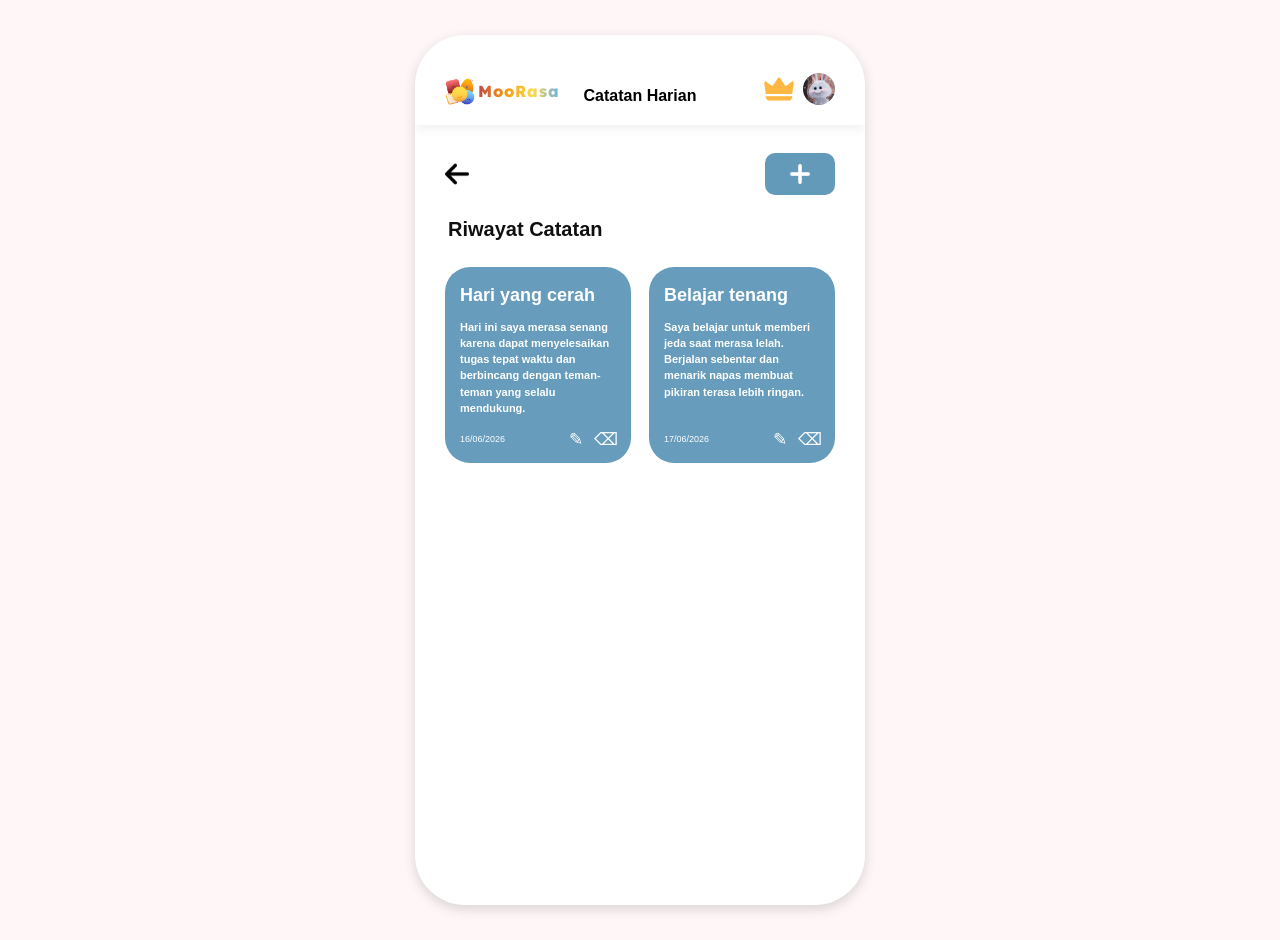
<file: catatan-harian/html/catatan-harian.html>
<!doctype html>
<html lang="id">
<head>
<meta charset="UTF-8">
<meta name="viewport" content="width=device-width, initial-scale=1.0">
<title>MooRasa - Catatan Harian</title>
<link rel="stylesheet" href="../../bootstrap-5.3.8-dist/css/bootstrap.min.css">
<link rel="stylesheet" href="../../motivation%20page/css/style.css">
<link rel="preconnect" href="https://fonts.googleapis.com">
<link rel="preconnect" href="https://fonts.gstatic.com" crossorigin>
<link href="https://fonts.googleapis.com/css2?family=Lexend:wght@100..900&family=Plus+Jakarta+Sans:wght@400;500;600;700;800&display=swap" rel="stylesheet">
<link rel="stylesheet" href="../css/style.css"></head>
<body>
    <main class="mobile-container daily-app" aria-label="Catatan Harian MooRasa">
        <header class="daily-header">
            <a class=" brand daily-brand" href="../../motivation%20page/html/dashboard.html" aria-label="Kembali ke Beranda">
                <img src="../../design-assets/logo_besar.png" alt="">
                <span>MooRasa</span>
            </a>
            <h1>Catatan Harian</h1>
            <a class="daily-profile-link" data-profile-link href="../../profile/html/lengkapi-profile.html" aria-label="Buka profil pengguna">
                <img class="daily-profile" src="../../design-assets/crown.png" alt="">
                <img class="daily-profile" src="../../design-assets/profil.jpg" alt="Profil pengguna">
            </a>
        </header>
        <section class="daily-content" aria-labelledby="history-title">
            <div class="daily-actions">
                <a class="back-button" href="../../motivation%20page/html/dashboard.html" aria-label="Kembali ke Beranda">
                    <img src="../../design-assets/arrow.png" alt="">
                </a>
                <a class="add-button" href="tambah-catatan.html" aria-label="Tambah catatan harian">
                    <img src="../../design-assets/plus.png" alt="">
                </a>
            </div>
            <h2 id="history-title">Riwayat Catatan</h2>
            <div class="notes-grid" id="notes-grid" aria-live="polite"></div>
        </section>
        <div class="delete-modal hidden" id="delete-modal" role="dialog" aria-modal="true" aria-labelledby="delete-title">
            <div class="delete-dialog">
                <div class="delete-warning" aria-hidden="true">
                    <img src="../../design-assets/delete.png" alt="">
                </div>
                <p id="delete-title">Apakah Anda yakin ingin menghapus catatan ini?</p>
                <div class="delete-buttons">
                    <button class="cancel-delete" id="cancel-delete" type="button">Batal</button>
                    <button class="confirm-delete" id="confirm-delete" type="button">Hapus</button>
                </div>
            </div>
        </div>
    </main>
    <script src="../script.js"></script>
</body>
</html>
</file>
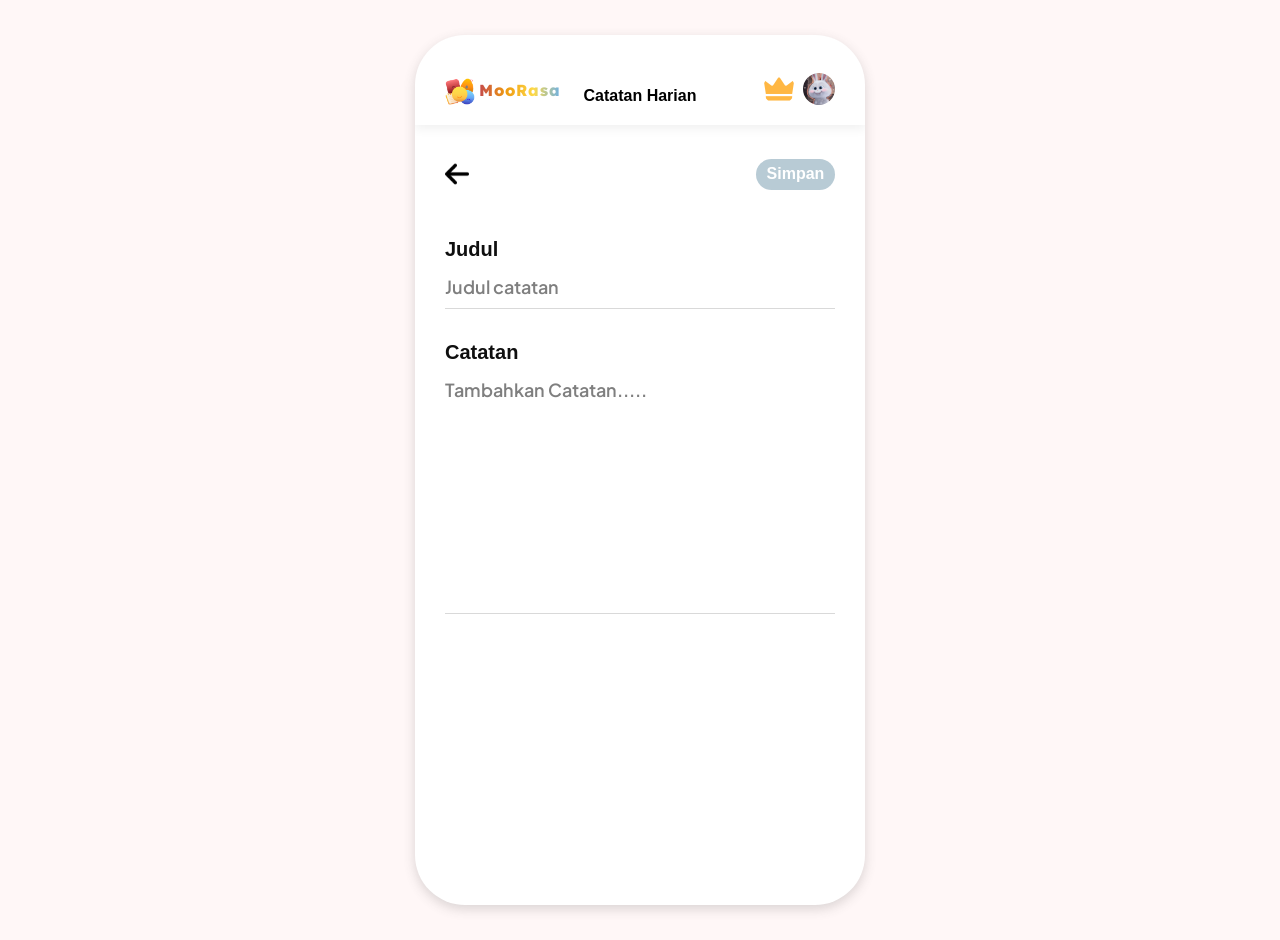
<file: catatan-harian/html/tambah-catatan.html>
<!doctype html>
<html lang="id">
<head>
    <meta charset="UTF-8">
    <meta name="viewport" content="width=device-width, initial-scale=1.0">
    <title>MooRasa - Tambah Catatan Harian</title>
    <link rel="stylesheet" href="../../bootstrap-5.3.8-dist/css/bootstrap.min.css">
    <link rel="stylesheet" href="../../motivation%20page/css/style.css">
    <link rel="preconnect" href="https://fonts.googleapis.com">
    <link rel="preconnect" href="https://fonts.gstatic.com" crossorigin>
    <link href="https://fonts.googleapis.com/css2?family=Lexend:wght@100..900&family=Plus+Jakarta+Sans:wght@400;500;600;700;800&display=swap" rel="stylesheet">
    <link rel="stylesheet" href="../css/style.css">
</head>
<body>
    <main class="mobile-container daily-app" aria-label="Tambah Catatan Harian MooRasa">
        <header class="daily-header">
            <a class="daily-brand" href="../../motivation%20page/html/dashboard.html" aria-label="Kembali ke Beranda">
                <img src="../../design-assets/logo_besar.png" alt="">
                <span>MooRasa</span>
            </a>
            <h1>Catatan Harian</h1>
            <a class="daily-profile-link" data-profile-link href="../../profile/html/lengkapi-profile.html" aria-label="Buka profil pengguna">
                <img class="daily-profile" src="../../design-assets/crown.png" alt="">                
                <img class="daily-profile" src="../../design-assets/profil.jpg" alt="Profil pengguna">
            </a>
        </header>
        <section class="note-form-area">
            <div class="form-toolbar">
                <a class="back-button" href="catatan-harian.html" aria-label="Kembali ke Catatan Harian">
                    <img src="../../design-assets/arrow.png" alt="">
                </a>
                <button class="save-button" id="save-button" type="button" disabled>Simpan</button>
            </div>
            <form id="note-form" novalidate>
                <label for="note-title">Judul</label>
                <input id="note-title" name="title" type="text" maxlength="48" placeholder="Judul catatan">
                <label for="note-content">Catatan</label>
                <textarea id="note-content" name="content" maxlength="400" placeholder="Tambahkan Catatan....."></textarea>
            </form>
        </section>
    </main>
    <script src="../script.js"></script>
</body>
</html>
</file>
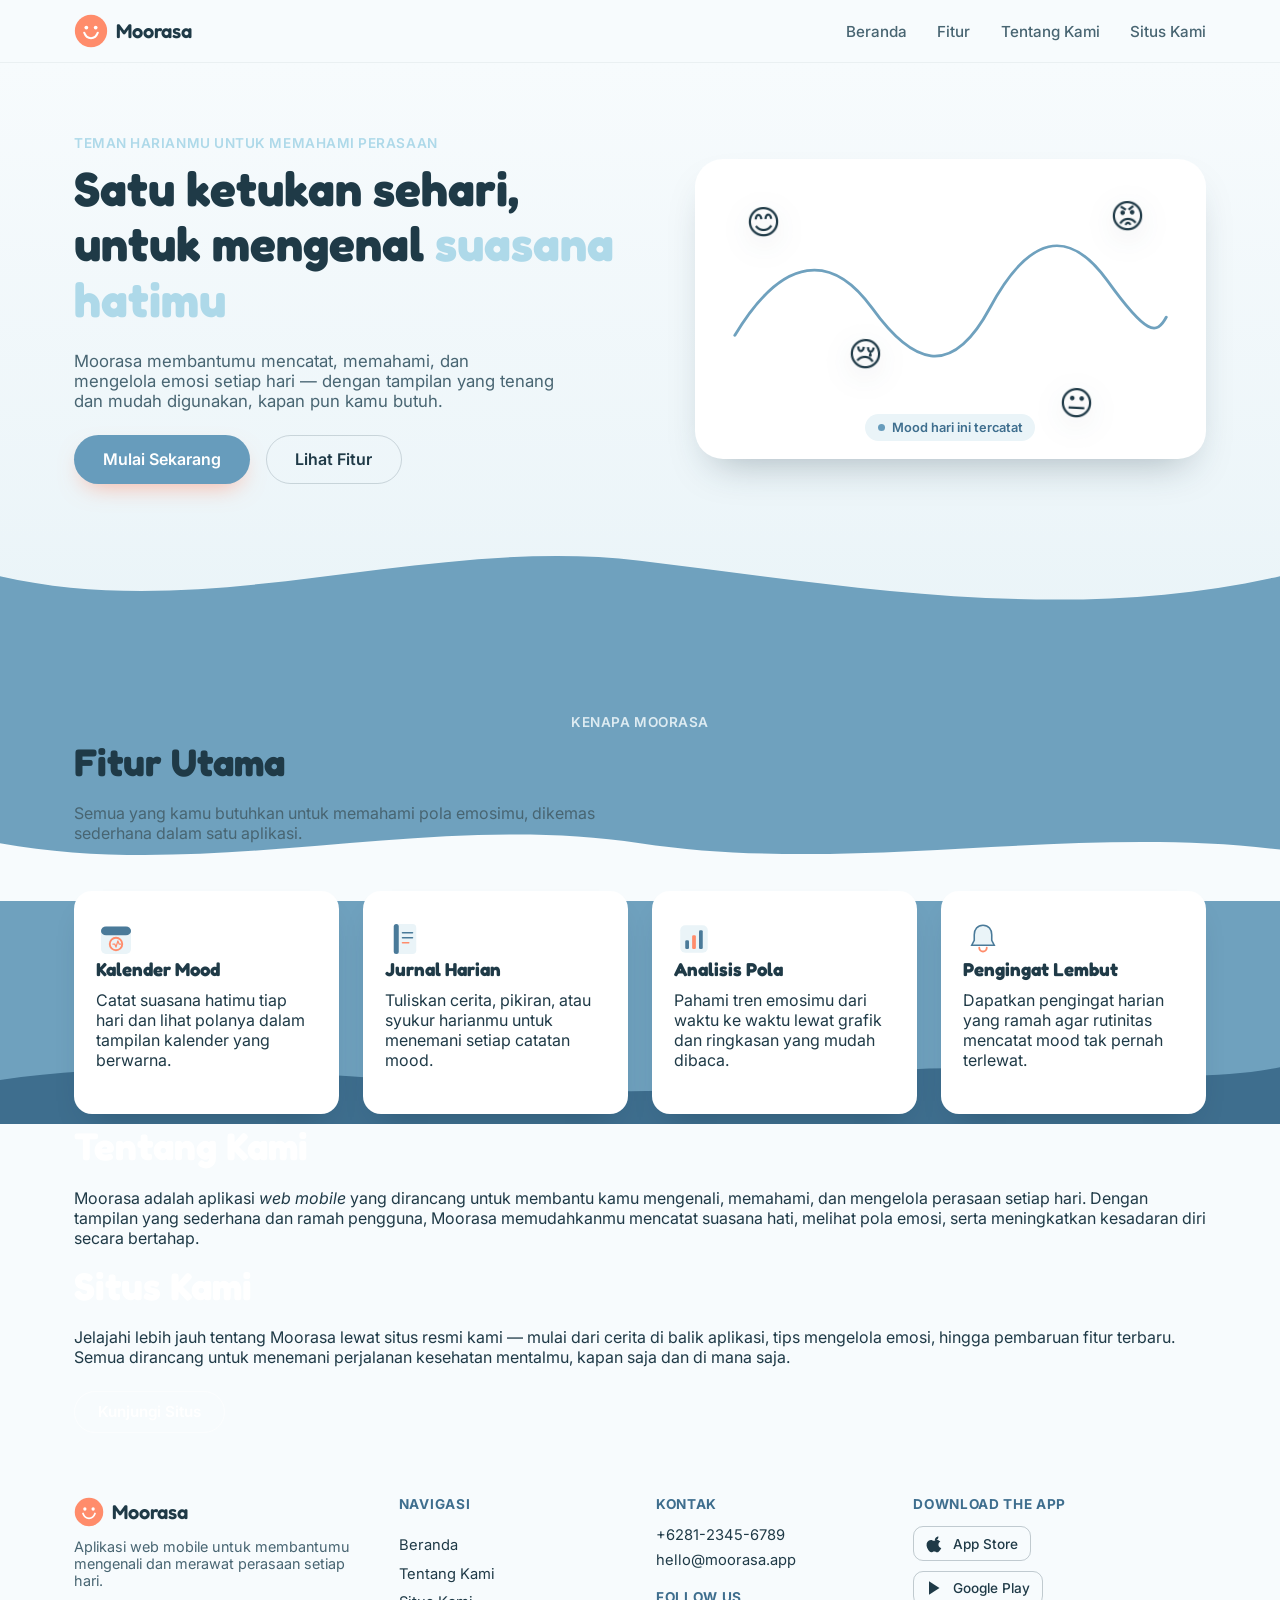
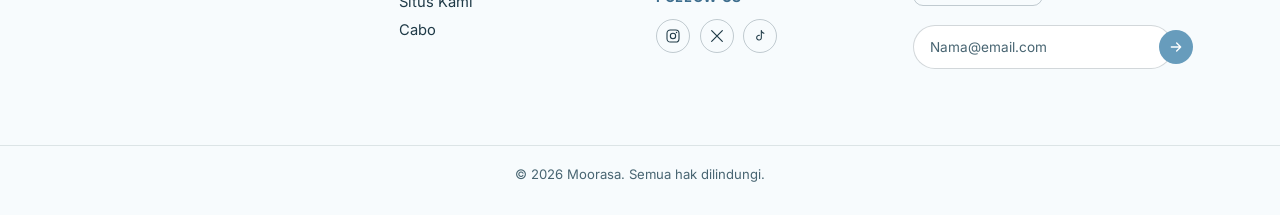
<file: landingpage/contoh/a.html>
<!DOCTYPE html>
<html lang="id">
<head>
<meta charset="UTF-8">
<meta name="viewport" content="width=device-width, initial-scale=1.0">
<title>Moorasa — Kenali & Kelola Perasaanmu</title>
<link rel="preconnect" href="https://fonts.googleapis.com">
<link rel="preconnect" href="https://fonts.gstatic.com" crossorigin>
<link href="https://fonts.googleapis.com/css2?family=Fredoka:wght@500;600;700&family=Inter:wght@400;500;600;700&display=swap" rel="stylesheet">
<link rel="stylesheet" href="a.css">
</head>
<body>

<!-- ===== HEADER ===== -->
<header class="site-header" id="top">
  <div class="container header-inner">
    <a class="brand" href="#top">
      <span class="brand-mark" aria-hidden="true">
        <svg viewBox="0 0 40 40" width="34" height="34">
          <circle cx="20" cy="20" r="19" fill="#FF8C6B"/>
          <path d="M12 22c1.5 4 4.8 6.5 8 6.5s6.5-2.5 8-6.5" stroke="#fff" stroke-width="2.4" fill="none" stroke-linecap="round"/>
          <circle cx="14.5" cy="16" r="2.2" fill="#fff"/>
          <circle cx="25.5" cy="16" r="2.2" fill="#fff"/>
        </svg>
      </span>
      <span class="brand-name">Moorasa</span>
    </a>

    <nav class="main-nav" id="main-nav">
      <a href="#top">Beranda</a>
      <a href="#fitur">Fitur</a>
      <a href="#tentang">Tentang Kami</a>
      <a href="#situs">Situs Kami</a>
    </nav>

    
  </div>
</header>

<main>
  <!-- ===== HERO ===== -->
  <section class="hero">
    <div class="container hero-inner">
      <div class="hero-copy">
        <p class="eyebrow">Teman harianmu untuk memahami perasaan</p>
        <h1>Satu ketukan sehari,<br> untuk mengenal <span>suasana hatimu</span></h1>
        <p class="hero-sub">Moorasa membantumu mencatat, memahami, dan mengelola emosi setiap hari — dengan tampilan yang tenang dan mudah digunakan, kapan pun kamu butuh.</p>
        <div class="hero-cta">
          <button class="btn btn-primary btn-lg" type="button">Mulai Sekarang</button>
          <button class="btn btn-ghost btn-lg" type="button">Lihat Fitur</button>
        </div>
      </div>

      <div class="hero-visual">
        <div class="mood-card">
          <svg class="mood-line" viewBox="0 0 460 220" preserveAspectRatio="none" aria-hidden="true">
            <path class="mood-line-path" d="M10 150 C 60 60, 110 60, 150 120 S 230 200, 270 120 S 350 30, 390 90 S 440 150, 450 130"/>
          </svg>

          <div class="mood-face face-1" style="--tx:-2deg;">😊</div>
          <div class="mood-face face-2" style="--tx:4deg;">😢</div>
          <div class="mood-face face-3" style="--tx:-3deg;">😡</div>
          <div class="mood-face face-4" style="--tx:3deg;">😐</div>

          <div class="mood-tag">
            <span class="dot"></span> Mood hari ini tercatat
          </div>
        </div>
      </div>
    </div>

    <div class="wave wave-bottom" aria-hidden="true">
      <svg viewBox="0 0 1440 140" preserveAspectRatio="none"><path d="M0,64 C 240,140 480,0 720,40 C 960,80 1200,140 1440,64 L1440,140 L0,140 Z"></path></svg>
    </div>
  </section>

  <!-- ===== FITUR UTAMA ===== -->
  <section class="features" id="fitur">
    <div class="container">
      <p class="eyebrow eyebrow-light">Kenapa Moorasa</p>
      <h2 class="section-title">Fitur Utama</h2>
      <p class="section-lead">Semua yang kamu butuhkan untuk memahami pola emosimu, dikemas sederhana dalam satu aplikasi.</p>

      <div class="feature-grid">
        <article class="feature-card">
          <div class="feature-icon" aria-hidden="true">
            <svg viewBox="0 0 64 64" width="40" height="40">
              <rect x="8" y="12" width="48" height="44" rx="8" fill="#EAF4F8"/>
              <rect x="8" y="12" width="48" height="14" rx="8" fill="#4A7A99"/>
              <circle cx="32" cy="40" r="10" fill="none" stroke="#FF8C6B" stroke-width="3"/>
              <path d="M27 40h3l2 5 3-10 2 5h3" fill="none" stroke="#FF8C6B" stroke-width="2" stroke-linecap="round" stroke-linejoin="round"/>
            </svg>
          </div>
          <h3>Kalender Mood</h3>
          <p>Catat suasana hatimu tiap hari dan lihat polanya dalam tampilan kalender yang berwarna.</p>
        </article>

        <article class="feature-card">
          <div class="feature-icon" aria-hidden="true">
            <svg viewBox="0 0 64 64" width="40" height="40">
              <rect x="14" y="8" width="36" height="48" rx="6" fill="#EAF4F8"/>
              <rect x="14" y="8" width="8" height="48" rx="4" fill="#4A7A99"/>
              <line x1="28" y1="22" x2="44" y2="22" stroke="#4A7A99" stroke-width="2.5" stroke-linecap="round"/>
              <line x1="28" y1="30" x2="44" y2="30" stroke="#4A7A99" stroke-width="2.5" stroke-linecap="round"/>
              <line x1="28" y1="38" x2="38" y2="38" stroke="#FF8C6B" stroke-width="2.5" stroke-linecap="round"/>
            </svg>
          </div>
          <h3>Jurnal Harian</h3>
          <p>Tuliskan cerita, pikiran, atau syukur harianmu untuk menemani setiap catatan mood.</p>
        </article>

        <article class="feature-card">
          <div class="feature-icon" aria-hidden="true">
            <svg viewBox="0 0 64 64" width="40" height="40">
              <rect x="10" y="10" width="44" height="44" rx="8" fill="#EAF4F8"/>
              <rect x="18" y="34" width="6" height="14" rx="2" fill="#4A7A99"/>
              <rect x="29" y="26" width="6" height="22" rx="2" fill="#FF8C6B"/>
              <rect x="40" y="18" width="6" height="30" rx="2" fill="#4A7A99"/>
            </svg>
          </div>
          <h3>Analisis Pola</h3>
          <p>Pahami tren emosimu dari waktu ke waktu lewat grafik dan ringkasan yang mudah dibaca.</p>
        </article>

        <article class="feature-card">
          <div class="feature-icon" aria-hidden="true">
            <svg viewBox="0 0 64 64" width="40" height="40">
              <path d="M32 10c-9 0-14 7-14 15v9l-4 8h36l-4-8v-9c0-8-5-15-14-15z" fill="#EAF4F8" stroke="#4A7A99" stroke-width="2.5"/>
              <path d="M26 46a6 6 0 0 0 12 0" fill="none" stroke="#FF8C6B" stroke-width="3" stroke-linecap="round"/>
            </svg>
          </div>
          <h3>Pengingat Lembut</h3>
          <p>Dapatkan pengingat harian yang ramah agar rutinitas mencatat mood tak pernah terlewat.</p>
        </article>
      </div>
    </div>
    <div class="wave wave-bottom" aria-hidden="true">
      <svg viewBox="0 0 1440 140" preserveAspectRatio="none"><path d="M0,70 C 300,10 600,130 900,70 C 1140,20 1300,90 1440,50 L1440,140 L0,140 Z"></path></svg>
    </div>
  </section>

  <!-- ===== TENTANG KAMI ===== -->
  <section class="about" id="tentang">
    <div class="container about-inner">
      <h2 class="section-title light">Tentang Kami</h2>
      <p class="about-text">Moorasa adalah aplikasi <em>web mobile</em> yang dirancang untuk membantu kamu mengenali, memahami, dan mengelola perasaan setiap hari. Dengan tampilan yang sederhana dan ramah pengguna, Moorasa memudahkanmu mencatat suasana hati, melihat pola emosi, serta meningkatkan kesadaran diri secara bertahap.</p>
    </div>
  </section>

  <!-- ===== SITUS KAMI ===== -->
  <section class="sites" id="situs">
    <div class="container about-inner">
      <h2 class="section-title light">Situs Kami</h2>
      <p class="about-text">Jelajahi lebih jauh tentang Moorasa lewat situs resmi kami — mulai dari cerita di balik aplikasi, tips mengelola emosi, hingga pembaruan fitur terbaru. Semua dirancang untuk menemani perjalanan kesehatan mentalmu, kapan saja dan di mana saja.</p>
      <a class="btn btn-outline-light" href="#top">Kunjungi Situs</a>
    </div>
    <div class="wave wave-bottom wave-dark" aria-hidden="true">
      <svg viewBox="0 0 1440 140" preserveAspectRatio="none"><path d="M0,50 C 240,110 480,0 720,50 C 960,100 1200,20 1440,60 L1440,140 L0,140 Z"></path></svg>
    </div>
  </section>
</main>

<!-- ===== FOOTER ===== -->
<footer class="site-footer">
  <div class="container footer-grid">
    <div class="footer-brand">
      <a class="brand" href="#top">
        <span class="brand-mark" aria-hidden="true">
          <svg viewBox="0 0 40 40" width="30" height="30">
            <circle cx="20" cy="20" r="19" fill="#FF8C6B"/>
            <path d="M12 22c1.5 4 4.8 6.5 8 6.5s6.5-2.5 8-6.5" stroke="#fff" stroke-width="2.4" fill="none" stroke-linecap="round"/>
            <circle cx="14.5" cy="16" r="2.2" fill="#fff"/>
            <circle cx="25.5" cy="16" r="2.2" fill="#fff"/>
          </svg>
        </span>
        <span class="brand-name">Moorasa</span>
      </a>
      <p>Aplikasi web mobile untuk membantumu mengenali dan merawat perasaan setiap hari.</p>
    </div>

    <div class="footer-links">
      <h4>Navigasi</h4>
      <a href="#top">Beranda</a>
      <a href="#tentang">Tentang Kami</a>
      <a href="#situs">Situs Kami</a>
      <a href="#top">Cabo</a>
    </div>

    <div class="footer-contact">
      <h4>Kontak</h4>
      <p>+6281-2345-6789</p>
      <p>hello@moorasa.app</p>

      <h4 class="follow-heading">Follow Us</h4>
      <div class="social-row">
        <a href="#" aria-label="Instagram" class="social-dot">
          <svg viewBox="0 0 24 24" width="16" height="16"><rect x="3" y="3" width="18" height="18" rx="5" fill="none" stroke="currentColor" stroke-width="1.6"/><circle cx="12" cy="12" r="4" fill="none" stroke="currentColor" stroke-width="1.6"/><circle cx="17.3" cy="6.7" r="1.1" fill="currentColor"/></svg>
        </a>
        <a href="#" aria-label="Twitter/X" class="social-dot">
          <svg viewBox="0 0 24 24" width="16" height="16"><path d="M4 4l16 16M20 4L4 20" stroke="currentColor" stroke-width="1.8" stroke-linecap="round"/></svg>
        </a>
        <a href="#" aria-label="TikTok" class="social-dot">
          <svg viewBox="0 0 24 24" width="16" height="16"><path d="M14 4v10.5a3.5 3.5 0 1 1-3-3.46" fill="none" stroke="currentColor" stroke-width="1.6" stroke-linecap="round"/><path d="M14 4c.4 2 2 3.5 4 3.8" fill="none" stroke="currentColor" stroke-width="1.6" stroke-linecap="round"/></svg>
        </a>
      </div>
    </div>

    <div class="footer-app">
      <h4>Download The App</h4>
      <div class="store-badges">
        <a href="#" class="store-badge">
          <svg viewBox="0 0 24 24" width="18" height="18"><path d="M16.5 2c.2 1.4-.4 2.7-1.2 3.6-.9 1-2.2 1.7-3.5 1.6-.2-1.3.5-2.7 1.2-3.5.9-1 2.4-1.8 3.5-1.7zM20.4 17.2c-.5 1.2-.8 1.7-1.5 2.7-1 1.4-2.3 3.2-4 3.2-1.5 0-1.9-1-3.9-1s-2.5 1-4 1c-1.7 0-2.9-1.6-3.9-3-2.7-3.9-3-8.4-1.3-10.8 1.2-1.7 3-2.7 4.7-2.7 1.7 0 2.8 1 4.2 1 1.4 0 2.2-1 4.2-1 1.5 0 3.1.8 4.2 2.2-3.7 2-3.1 7.3.9 8.6z" fill="currentColor"/></svg>
          <span>App Store</span>
        </a>
        <a href="#" class="store-badge">
          <svg viewBox="0 0 24 24" width="18" height="18"><path d="M4 3l14 9-14 9V3z" fill="currentColor"/></svg>
          <span>Google Play</span>
        </a>
      </div>

      <form class="subscribe-form" id="subscribeForm">
        <label for="subEmail" class="sr-only">Email kamu</label>
        <input id="subEmail" type="email" placeholder="Nama@email.com" required>
        <button type="submit" aria-label="Kirim">
          <svg viewBox="0 0 24 24" width="16" height="16"><path d="M5 12h14M13 6l6 6-6 6" fill="none" stroke="#fff" stroke-width="2" stroke-linecap="round" stroke-linejoin="round"/></svg>
        </button>
      </form>
      <p class="subscribe-note" id="subscribeNote" aria-live="polite"></p>
    </div>
  </div>

  <div class="footer-bottom">
    <div class="container">
      <p>© <span id="year"></span> Moorasa. Semua hak dilindungi.</p>
    </div>
  </div>
</footer>

<script>
  document.getElementById('year').textContent = new Date().getFullYear();

  const navToggle = document.querySelector('.nav-toggle');
  const mainNav = document.getElementById('main-nav');
  if (navToggle && mainNav) {
    navToggle.addEventListener('click', () => mainNav.classList.toggle('open'));
  }

  const subscribeForm = document.getElementById('subscribeForm');
  const subscribeNote = document.getElementById('subscribeNote');
  if (subscribeForm) {
    subscribeForm.addEventListener('submit', (e) => {
      e.preventDefault();
      subscribeNote.textContent = 'Terima kasih! Kamu akan menerima kabar terbaru dari Moorasa.';
      subscribeForm.reset();
    });
  }
</script>
</body>
</html>
</file>
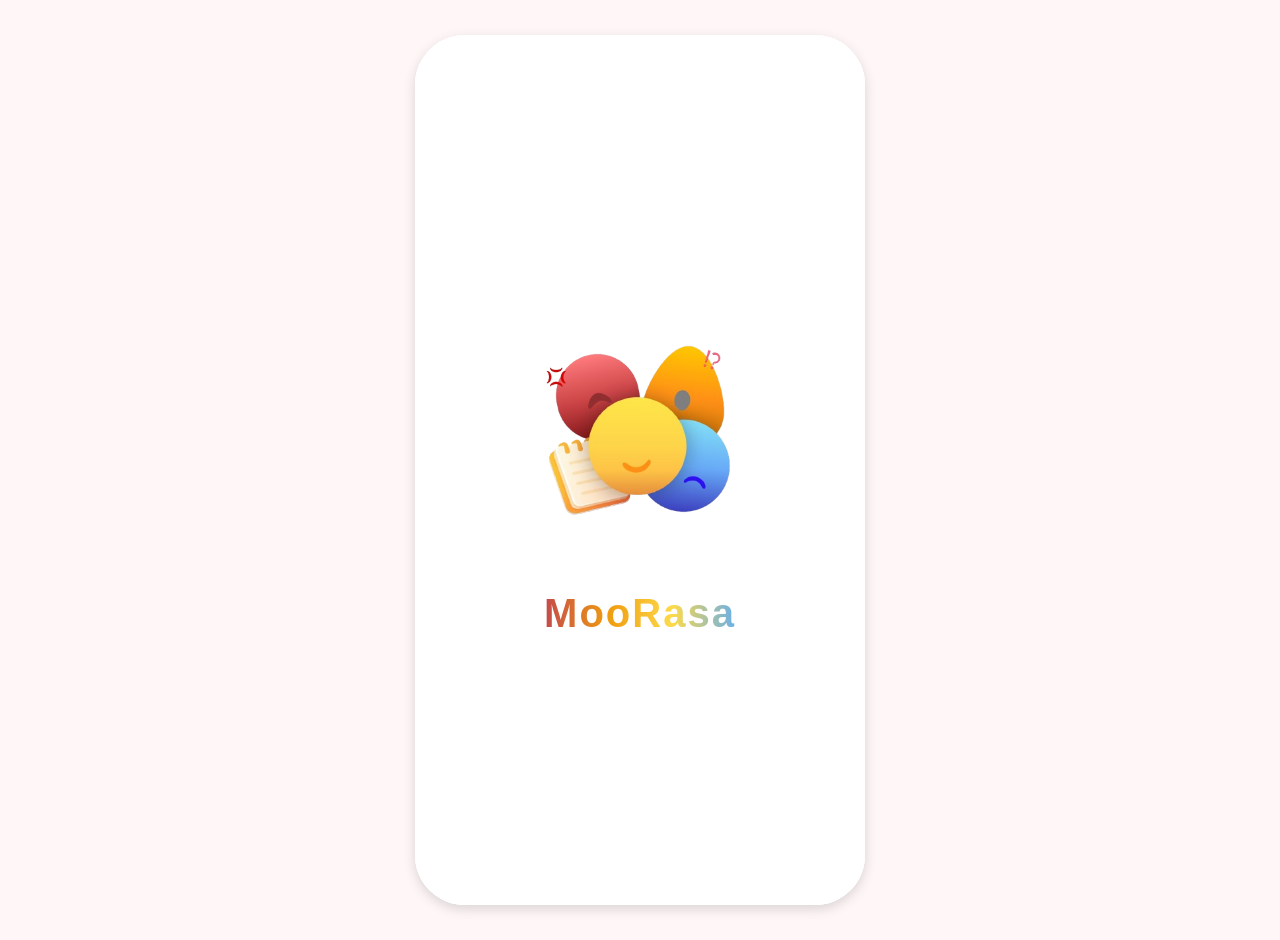
<file: motivation page/html/dashboard.html>
<!DOCTYPE html>
<html lang="id">
<head>
  <meta charset="UTF-8">
  <meta name="viewport" content="width=device-width, initial-scale=1.0">
  <title>Moorasa - Beranda</title>
  <!--link css-->
  <link rel="stylesheet" href="../css/style.css">
  <!--link bootsrap-->
  <!--link font-->
  <link rel="preconnect" href="https://fonts.googleapis.com">
  <link rel="preconnect" href="https://fonts.gstatic.com" crossorigin>
  <!--Title font-->
  <link href="https://fonts.googleapis.com/css2?family=Lexend:wght@100..900&display=swap" rel="stylesheet">
  <!--link font body-->
  <link href="https://fonts.googleapis.com/css2?family=Lexend:wght@100..900&family=Plus+Jakarta+Sans:ital,wght@0,200..800;1,200..800&display=swap" rel="stylesheet">


</head>
<body>

  <!-- App Wrapper Mobile -->
  <div class="mobile-container">

    <!--splash screen-->
    <div id="splash-screen">
      <img src="../../design-assets/logo_kecil.png" class="illustration" alt="logo">
      <h2 class="logo-text-splash">MooRasa</h2>
    </div>
    
    <!-- Dashboard Utama -->
    <div id="dashboard" class="dashboard blured">
      <!-- Navbar / Topbar -->
      <div class="topbar">
        <div class="brand">
          <a href="#"></a>
          <img src="../../design-assets/logo_besar.png" class="logo" alt="logo">
          <h6 class="logo-text">MooRasa</h6>
        </div>

        <!--beranda-->
        <h2 class="page-title">Beranda</h2>

        <div class="topbar-right">
          <img src="../img/crown.png" alt="Premium" class="crown-icon">
          <a class="profile-link" data-profile-link href="../../profile/html/lengkapi-profile.html" aria-label="Buka profil pengguna">
            <img src="../img/profil.jpg" alt="Profile" class="profile-avatar">
          </a>
        </div>
      </div>

      <!-- Header Sapaan -->
      <div class="greeting">
        <h2>Halo, Teman MooRasa</h2>
        <p>Bagaimana Perasaan Anda Hari Ini?</p>
      </div>

      <!-- Fitur Grid -->
      <div class="features-section">
        <h3>Fitur-Fitur</h3>

        <!-- Banner Besar -->
        <div class="card card-large">
          <a href="../../catatan-harian/html/catatan-harian.html" aria-label="Buka Catatan Harian">
            <img src="../img/catatan-harian.png" alt="Catatan Harian">
          </a>
        </div>

        <!-- Grid 2 Kolom -->
        <div class="grid-2">
          <div class="card">
            <a href="#"></a>
            <img src="../img/penenang.png" alt="Fitur Penenang">
          </div>
          <div class="card">
            <a href="#"></a>
            <img src="../img/hadiah.png" alt="Pengambilan Hadiah">
          </div>
          <div class="card">
            <a href="#"></a>
            <img src="../img/riwayat-mood.png" alt="Riwayat Mood">
          </div>
          <div class="card">
            <a href="#"></a>
            <img src="../img/konsultasi.png" alt="Konsultasi">
          </div>
          <div class="card">
            <a href="#"></a>
            <img src="../img/wadah-emoji.png" alt="Wadah Emosi">
          </div>
        </div>

      </div>
    </div>

    <!-- Transparent Touch Overlay (Menangkap sentuhan pertama) -->
    <div id="touch-overlay" class="touch-overlay hidden"></div>

    <!-- Modal Pop-up Motivasi -->
    <div id="motivation-modal" class="modal hidden">
      <div class="modal-content">
        <button id="close-btn" class="close-btn">&times;</button>
        <p class="quote">
          "Kamu tidak harus hebat setiap hari, cukup berusaha untuk menjadi lebih baik dari kemarin"
        </p>
        <p class="sub-quote">
          -Aku berharga, aku cukup, dan aku layak bahagia-
        </p>
      </div>
    </div>  

  </div>

  <script src="../script.js"></script> <!--ini js untuk efek blur-->

  <!--ini js untuk transisi splash screen-->
  <script>
    // Logika Transisi Sederhana 
    window.onload = () => {
        const splash = document.getElementById('splash-screen');
        const welcome = document.getElementById('welcome-screen');

        // Tampilkan Splash selama 2 detik, lalu pindah ke Welcome Screen
        setTimeout(() => {
            splash.classList.add('hidden');
            welcome.classList.add('visible');
        }, 2000);
    };
</script>
</body>
</html>
</file>
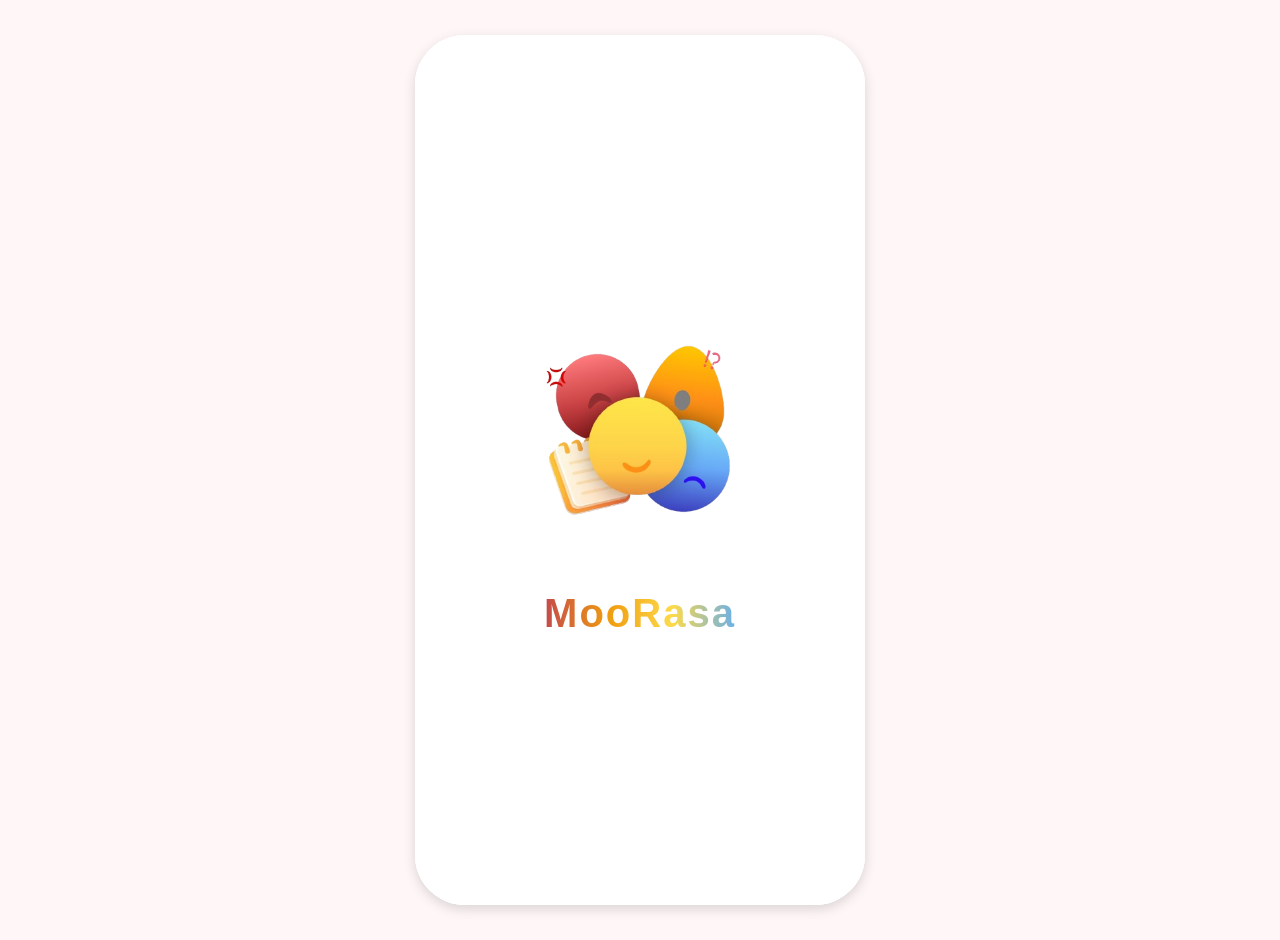
<file: motivation page/html/popup.html>
<!DOCTYPE html>
<html lang="id">
<head>
  <meta charset="UTF-8">
  <meta name="viewport" content="width=device-width, initial-scale=1.0">
  <title>Moorasa - Beranda</title>
  <!--link css-->
  <link rel="stylesheet" href="../css/style.css">
  <!--link bootsrap-->
  <!--link font-->
  <link rel="preconnect" href="https://fonts.googleapis.com">
  <link rel="preconnect" href="https://fonts.gstatic.com" crossorigin>
  <!--Title font-->
  <link href="https://fonts.googleapis.com/css2?family=Lexend:wght@100..900&display=swap" rel="stylesheet">
  <!--link font body-->
  <link href="https://fonts.googleapis.com/css2?family=Lexend:wght@100..900&family=Plus+Jakarta+Sans:ital,wght@0,200..800;1,200..800&display=swap" rel="stylesheet">


</head>
<body>

  <!-- App Wrapper Mobile -->
  <div class="mobile-container">

    <!--splash screen-->
    <div id="splash-screen">
      <img src="../img/logo.png" class="illustration" alt="logo">
      <h2 class="logo-text-splash">MooRasa</h2>
    </div>
    
    <!-- Dashboard Utama -->
    <div id="dashboard" class="dashboard blured">
      <!-- Navbar / Topbar -->
      <div class="topbar">
        <div class="brand">
          <a href="#"></a>
          <img src="../img/logo.jpeg" class="logo" alt="logo">
          <h6 class="logo-text">MooRasa</h6>
        </div>

        <!--beranda-->
        <h2 class="page-title">Beranda</h2>

        <div class="topbar-right">
          <img src="../img/crown.png" alt="Premium" class="crown-icon">
          <img src="../img/profil.jpg" alt="Profile" class="profile-avatar">
        </div>
      </div>

      <!-- Header Sapaan -->
      <div class="greeting">
        <h2>Halo, Teman MooRasa</h2>
        <p>Bagaimana Perasaan Anda Hari Ini?</p>
      </div>

      <!-- Fitur Grid -->
      <div class="features-section">
        <h3>Fitur-Fitur</h3>

        <!-- Banner Besar -->
        <div class="card card-large">
          <a href="#"></a>
          <img src="../img/catatan-harian.png" alt="Catatan Harian">
        </div>

        <!-- Grid 2 Kolom -->
        <div class="grid-2">
          <div class="card">
            <a href="#"></a>
            <img src="../img/penenang.png" alt="Fitur Penenang">
          </div>
          <div class="card">
            <a href="#"></a>
            <img src="../img/hadiah.png" alt="Pengambilan Hadiah">
          </div>
          <div class="card">
            <a href="#"></a>
            <img src="../img/riwayat-mood.png" alt="Riwayat Mood">
          </div>
          <div class="card">
            <a href="#"></a>
            <img src="../img/konsultasi.png" alt="Konsultasi">
          </div>
          <div class="card">
            <a href="#"></a>
            <img src="../img/wadah-emoji.png" alt="Wadah Emosi">
          </div>
        </div>

      </div>
    </div>

    <!-- Transparent Touch Overlay (Menangkap sentuhan pertama) -->
    <div id="touch-overlay" class="touch-overlay hidden"></div>

    <!-- Modal Pop-up Motivasi -->
    <div id="motivation-modal" class="modal hidden">
      <div class="modal-content">
        <button id="close-btn" class="close-btn">&times;</button>
        <p class="quote">
          "Kamu tidak harus hebat setiap hari, cukup berusaha untuk menjadi lebih baik dari kemarin"
        </p>
        <p class="sub-quote">
          -Aku berharga, aku cukup, dan aku layak bahagia-
        </p>
      </div>
    </div>  

  </div>

  <script src="../script.js"></script> <!--ini js untuk efek blur-->

  <!--ini js untuk transisi splash screen-->
  <script>
    // Logika Transisi Sederhana 
    window.onload = () => {
        const splash = document.getElementById('splash-screen');
        const welcome = document.getElementById('welcome-screen');

        // Tampilkan Splash selama 2 detik, lalu pindah ke Welcome Screen
        setTimeout(() => {
            splash.classList.add('hidden');
            welcome.classList.add('visible');
        }, 2000);
    };
</script>
</body>
</html>
</file>
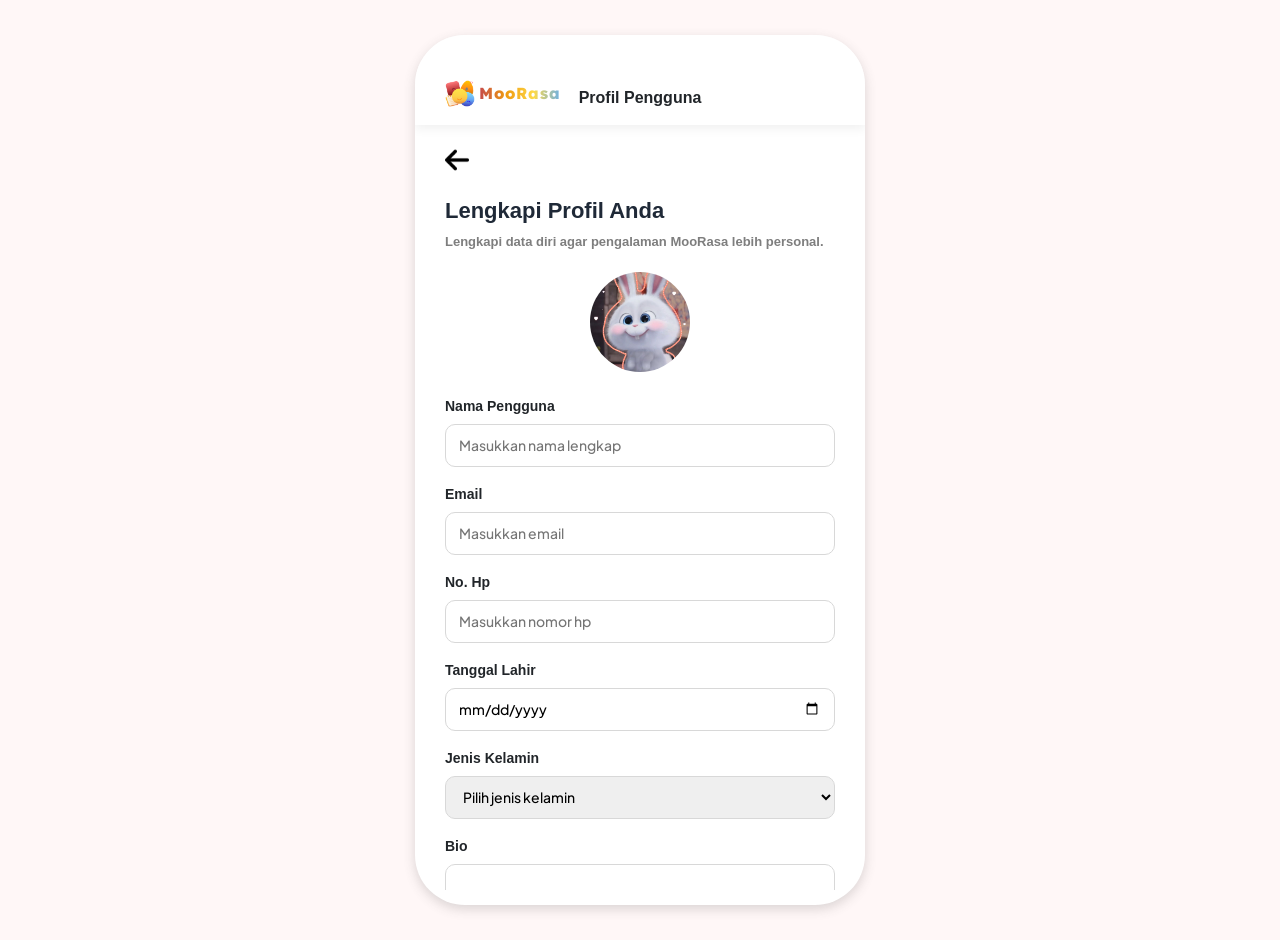
<file: profile/html/lengkapi-profile.html>
<!doctype html>
<html lang="id">
<head>
  <meta charset="UTF-8">
  <meta name="viewport" content="width=device-width, initial-scale=1.0">
  <title>MooRasa - Lengkapi Profil</title>
  <link rel="stylesheet" href="../../bootstrap-5.3.8-dist/css/bootstrap.min.css">
  <link rel="stylesheet" href="../../motivation%20page/css/style.css">
  <link rel="preconnect" href="https://fonts.googleapis.com">
  <link rel="preconnect" href="https://fonts.gstatic.com" crossorigin>
  <link href="https://fonts.googleapis.com/css2?family=Lexend:wght@400;600;700;800&family=Plus+Jakarta+Sans:wght@400;500;600;700&display=swap" rel="stylesheet">
  <link rel="stylesheet" href="../css/style.css">
</head>
<body>
  <main class="mobile-container profile-app">
    <header class="profile-header">
      <a class="profile-brand" href="../../motivation%20page/html/dashboard.html">
        <img src="../../design-assets/logo_besar.png" alt="">
        <span>MooRasa</span>
      </a>
      <h1>Profil Pengguna</h1>
    </header>

    <section class="profile-form-section">
      <a class="profile-back" href="../../motivation%20page/html/dashboard.html" aria-label="Kembali">
        <img src="../../design-assets/arrow.png" alt="">
      </a>
      <h2>Lengkapi Profil Anda</h2>
      <p class="profile-intro">Lengkapi data diri agar pengalaman MooRasa lebih personal.</p>

      <form id="profile-form">
        <div class="profile-photo">
          <img src="../../design-assets/profil.jpg" alt="Foto profil">
        </div>
        <label for="profile-name">Nama Pengguna</label>
        <input id="profile-name" type="text" placeholder="Masukkan nama lengkap">

        <label for="profile-email">Email</label>
        <input id="profile-email" type="email" placeholder="Masukkan email">

        <label for="profile-phone">No. Hp</label>
        <input id="profile-phone" type="tel" placeholder="Masukkan nomor hp">

        <label for="profile-birthdate">Tanggal Lahir</label>
        <input id="profile-birthdate" type="date">
  
        <label for="profile-gender">Jenis Kelamin</label>
        <select name="jenkel" id="profile-gender">
          <option value="" disabled-selected>Pilih jenis kelamin</option>
          <option value="laki-laki">Laki-Laki</option>
          <option value="Perempuan">Perempuan</option>
        </select>

        <label for="profile-bio">Bio</label>
        <textarea name="bio" id="profile-bio"></textarea>


        <button id="profile-save" class="profile-save" type="button">Simpan Profil</button>
      </form>
    </section>
  </main>
  <script src="../script.js"></script>
</body>
</html>
</file>
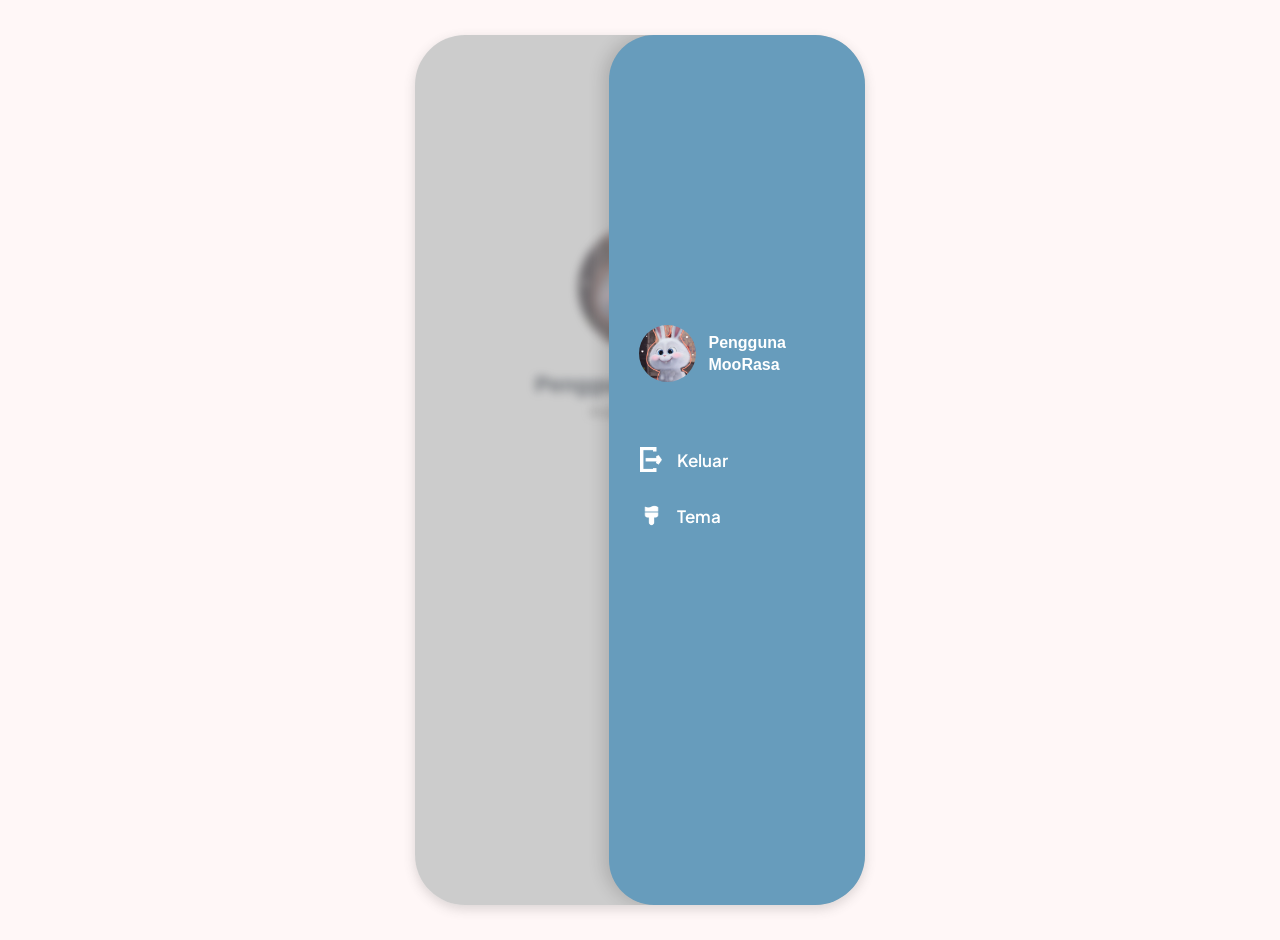
<file: profile/html/menu-profile.html>
<!doctype html>
<html lang="id">
<head>
  <meta charset="UTF-8">
  <meta name="viewport" content="width=device-width, initial-scale=1.0">
  <title>MooRasa - Menu Profil</title>
  <link rel="stylesheet" href="../../motivation%20page/css/style.css">
  <link rel="preconnect" href="https://fonts.googleapis.com">
  <link rel="preconnect" href="https://fonts.gstatic.com" crossorigin>
  <link href="https://fonts.googleapis.com/css2?family=Plus+Jakarta+Sans:wght@400;600;700&display=swap" rel="stylesheet">
  <style>
    body { background: #fff7f7 !important; }

    .profile-menu-screen {
      width: 450px;
      height: 870px;
      margin: 35px 0;
      position: relative;
      overflow: hidden;
      background: #fff;
      border-radius: 50px;
      box-shadow: 0 4px 12px rgba(70, 70, 70, .2);
      font-family: "Plus Jakarta Sans", sans-serif;
    }

    .blurred-profile {
      height: 100%;
      padding: 75px 30px;
      filter: blur(5px);
      opacity: .56;
      text-align: center;
      pointer-events: none;
    }

    .blurred-profile img {
      width: 125px;
      height: 125px;
      margin-top: 115px;
      border-radius: 50%;
      object-fit: cover;
    }

    .blurred-profile h1 {
      margin: 18px 0 7px;
      color: #1f2937;
      font-size: 22px;
    }

    .blurred-profile p {
      color: #7e7e7e;
      font-size: 13px;
    }

    .menu-scrim {
      position: absolute;
      inset: 0;
      background: rgba(0, 0, 0, .2);
    }

    .menu-panel {
      position: absolute;
      top: 0;
      bottom: 0;
      right: 0;
      width: 57%;
      padding: 55px 30px;
      background: #679cbc;
      border-radius: 45px 0 0 45px;
      color: #fff;
      box-shadow: -6px 0 16px rgba(0, 0, 0, .14);
    }

    .menu-user {
      display: flex;
      align-items: center;
      gap: 13px;
      margin-top: 235px;
    }

    .menu-user img {
      width: 57px;
      height: 57px;
      border-radius: 50%;
      object-fit: cover;
    }

    .menu-user h1 {
      margin: 0;
      color: #fff;
      font-size: 16px;
      font-weight: 700;
      line-height: 1.35;
    }

    .menu-options {
      display: grid;
      gap: 31px;
      margin-top: 65px;
    }

    .menu-option {
      display: flex;
      align-items: center;
      gap: 13px;
      width: fit-content;
      border: 0;
      background: transparent;
      color: #fff;
      font: 600 17px "Plus Jakarta Sans", sans-serif;
      text-decoration: none;
      cursor: pointer;
    }

    .menu-option img {
      width: 25px;
      height: 25px;
      object-fit: contain;
    }

    .logout-modal {
      position: absolute;
      inset: 0;
      z-index: 5;
      display: grid;
      place-items: center;
      padding: 20px;
      background: rgba(0, 0, 0, .61);
    }

    .logout-modal.hidden { display: none; }

    .logout-dialog {
      width: 100%;
      max-width: 380px;
      padding: 33px 16px 18px;
      border-radius: 10px;
      background: #fff;
      color: #7e7e7e;
      text-align: center;
    }

    .logout-dialog > img { width: 50px; height: 50px; object-fit: contain; }
    .logout-dialog p { margin: 15px auto 30px; font-size: 18px; font-weight: 600; }
    .logout-dialog div { display: grid; grid-template-columns: 1fr 1fr; gap: 13px; }
    .logout-dialog button { height: 43px; border-radius: 10px; font: 600 15px "Plus Jakarta Sans", sans-serif; cursor: pointer; }
    #cancel-logout { border: 1px solid #679cbc; background: #fff; color: #679cbc; }
    #confirm-logout { border: 1px solid #c94242; background: #ff5e5e; color: #fff; }

    @media (max-width: 500px) {
      .profile-menu-screen { width: 100%; min-height: 100vh; height: 100vh; margin: 0; border-radius: 0; }
      .menu-panel { border-radius: 38px 0 0 38px; }
    }
  </style>
</head>
<body>
  <main class="profile-menu-screen">
    <section class="blurred-profile" aria-hidden="true">
      <img src="../../design-assets/profil.jpg" alt="">
      <h1>Pengguna MooRasa</h1>
      <p>Profil Pengguna</p>
    </section>

    <a class="menu-scrim" href="profile.html" aria-label="Tutup menu"></a>

    <aside class="menu-panel" aria-label="Menu profil">
      <div class="menu-user">
        <img src="../../design-assets/profil.jpg" alt="Foto profil">
        <h1 id="menu-name">Pengguna MooRasa</h1>
      </div>

      <nav class="menu-options" aria-label="Pilihan profil">
        <button class="menu-option" id="logout-button" type="button">
          <img src="../../design-assets/Group 196.png" alt="">Keluar
        </button>
        <a class="menu-option" href="#">
          <img src="../../design-assets/themes 1.png" alt="">Tema
        </a>
      </nav>
    </aside>

    <div class="logout-modal hidden" id="logout-modal" role="dialog" aria-modal="true" aria-labelledby="logout-title">
      <div class="logout-dialog">
        <img src="../../design-assets/delete.png" alt="">
        <p id="logout-title">Apakah Anda yakin ingin keluar dari akun?</p>
        <div>
          <button id="cancel-logout" type="button">Batal</button>
          <button id="confirm-logout" type="button">Keluar</button>
        </div>
      </div>
    </div>
  </main>
  <script src="../script.js"></script>
</body>
</html>
</file>
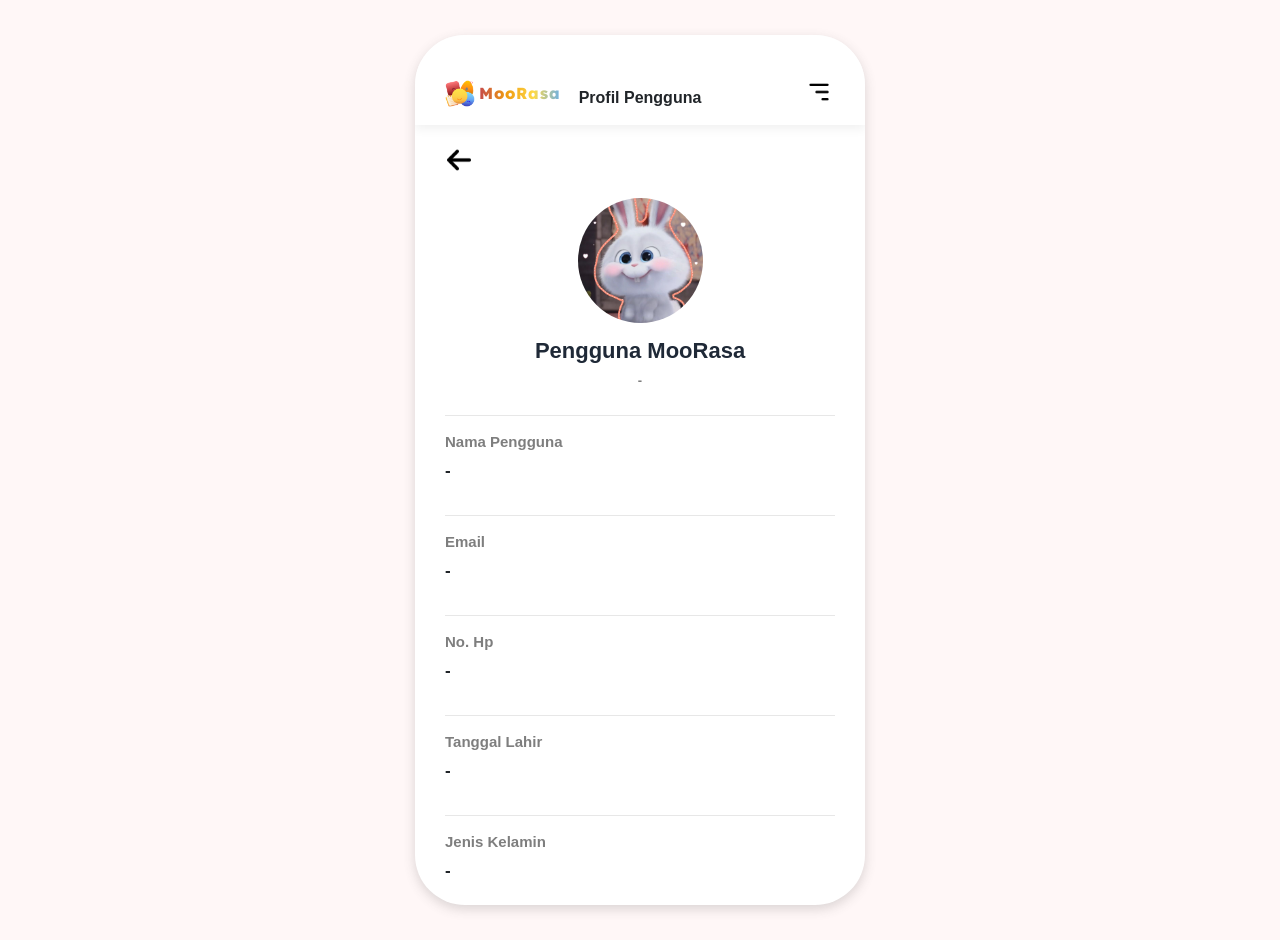
<file: profile/html/profile.html>
<!doctype html>
<html lang="id">
<head>
  <meta charset="UTF-8">
  <meta name="viewport" content="width=device-width, initial-scale=1.0">
  <title>MooRasa - Profil Pengguna</title>
  <link rel="stylesheet" href="../../bootstrap-5.3.8-dist/css/bootstrap.min.css">
  <link rel="stylesheet" href="../../motivation%20page/css/style.css">
  <link rel="preconnect" href="https://fonts.googleapis.com">
  <link rel="preconnect" href="https://fonts.gstatic.com" crossorigin>
  <link href="https://fonts.googleapis.com/css2?family=Lexend:wght@400;600;700;800&family=Plus+Jakarta+Sans:wght@400;500;600;700&display=swap" rel="stylesheet">
  <link rel="stylesheet" href="../css/style.css">
</head>
<body>
  <main class="mobile-container profile-app">
    <header class="profile-header">
      <a class="profile-brand" href="../../motivation%20page/html/dashboard.html">
        <img src="../../design-assets/logo_besar.png" alt="">
        <span>MooRasa</span>
      </a>
      <h1>Profil Pengguna</h1>
      <a class="menu-button" href="menu-profile.html" aria-label="Buka menu profil">
        <img src="../../design-assets/menu-bar 1.png" alt="">
      </a>
    </header>

    <section class="profile-detail">
      <a class="profile-back" href="../../motivation%20page/html/dashboard.html" aria-label="Kembali">
        <img src="../../design-assets/arrow.png" alt="">
      </a>
      <div class="profile-photo detail-photo">
        <img src="../../design-assets/profil.jpg" alt="Foto profil">
      </div>
      <h2 id="display-name">Pengguna MooRasa</h2>
      <p id="display-email">-</p>
      <div class="profile-info">
        <div><span>Nama Pengguna</span><p id="info-name">-</p></div>
        <div><span>Email</span><p id="info-email">-</p></div>
        <div><span>No. Hp</span><p id="info-phone">-</p></div>
        <div><span>Tanggal Lahir</span><p id="info-birthdate">-</p></div>
        <div><span>Jenis Kelamin</span><p id="info-gender">-</p></div>
        <div><span>Bio</span><p id="info-bio">-</p></div>

      </div>
      <a class="profile-edit" href="lengkapi-profile.html">Edit Profil</a>
    </section>
  </main>
  <script src="../script.js"></script>
</body>
</html>
</file>
<file: catatan-harian/css/style.css>
:root{
    --daily-blue:#679cbc;
    --daily-red:#ff5e5e;
    --daily-red-border:#c94242;
    --daily-muted:#7e7e7e;
    --primary-blue: #6d9bb8;
    --logo-grad-1: #C4494B;
    --logo-grad-2: #EF9B0F;
    --logo-grad-3: #FEDA49;
    --logo-grad-4:#69AFEA;
}
.daily-app{
    padding:0!important;
    font-family:"Plus Jakarta Sans",sans-serif;
    text-align:left
}
.daily-header{
    height:90px;
    display:grid;
    grid-template-columns:1fr auto 1fr;
    align-items:end;
    padding: 15px 30px 20px;
    position:relative;
    z-index:1;
    box-shadow: 0 4px 10px rgba(0, 0, 0, 0.06);

}
.daily-header h1{
    left: 50%;
    margin:0;
    color:#000;
    font-size:16px;
    font-weight:700;
}

.brand{
    display: flex;
    align-items: center;
    gap: 3px;
    cursor: pointer;
}
.daily-brand span{
    display:inline-flex;
    align-items:center;
    gap:4px;
    font-family:"Lexend",sans-serif;
    font-size:1rem;
    font-weight:800;
    letter-spacing: 1px;
    text-decoration: none;
    background: linear-gradient(to right, var(--logo-grad-1), var(--logo-grad-2), var(--logo-grad-3), var(--logo-grad-4)) !important;
    -webkit-background-clip: text !important;
    background-clip: text !important;
    -webkit-text-fill-color: transparent !important;
    color: transparent !important; /* Tambahkan ini sebagai cadangan */
}

/* Matikan garis bawah pada container anchor */
a.daily-brand, 
.brand {
  text-decoration: none !important;
  border-bottom: none !important;
  outline: none !important;
}

/* KUNCI: Matikan garis bawah di elemen span dalamnya */
a.daily-brand span, 
.brand span {
  text-decoration: none !important;
  border-bottom: none !important;
}


.daily-brand img{
    width:30px;
    object-fit:contain;
    margin: 0%;
}
.daily-profile-link{
    justify-self:end;
    display:flex;
    width:auto;
    height:auto;
    gap: 8px;

}
.daily-profile{
    justify-self:end;
    width:32px;
    height:32px;
    border-radius:50%;
    object-fit:cover;
}

.daily-profile img{
  width: 32px;
  height: 32px;
  border-radius: 50%;     /* KUNCI: Membuat gambar menjadi bulat */
  object-fit: cover;      /* Mencegah gambar terdistorsi/gepeng */
  display: block;
  cursor: pointer;
}


.daily-content,.note-form-area{
    padding:19px 30px 34px;
    height:calc(100% - 105px);
    overflow-y:auto;
}
.daily-actions,.form-toolbar{
    min-height:60px;
    display:flex;
    align-items:center;
    justify-content:space-between;
}
 

.back-button img {
  width: 24px;
  height: 24px;
  object-fit: contain;
}

/* Tombol Tambah (Kotak Biru) */
.add-button {
  display: flex;             /* KUNCI: Membuat container flex */
  align-items: center;       /* KUNCI: Mengetengahkan gambar secara vertikal */
  justify-content: center;    /* KUNCI: Mengetengahkan gambar secara horizontal */
  width: 70px;
  height: 42px;
  background-color: #639ab9; /* Warna biru keabu-abuan */
  border-radius: 10px;        /* Sudut melengkung */
  text-decoration: none;
  transition: transform 0.2s ease, background-color 0.2s ease;
}

/* Gambar Plus di Dalam Tombol Biru */
.add-button img {
  width: 20px;
  height: 20px;
  object-fit: contain;
  display: block;            /* Mencegah margin bawaan inline-img */
}
.daily-content h2{
    margin:13px 3px 26px;
    color:rgba(0,0,0,.94);
    font-size:20px;
    font-weight:700;
}
.notes-grid {
  display: grid;
  grid-template-columns: repeat(2, minmax(0, 1fr));
  gap: 18px;
  align-items: stretch; /* KUNCI 1: Ubah 'start' jadi 'stretch' agar tinggi card sama */
}

.note-card {
  /* Hapus min-height agar fleksibel mengikuti tinggi grid */
  display: flex;                /* Tambahkan ini */
  flex-direction: column;       /* Tambahkan ini */
  justify-content: space-between; /* Tambahkan ini agar tanggal/ikon dorong ke paling bawah */
  
  padding: 18px 15px 12px;
  border: 0;
  border-radius: 25px;
  background: var(--daily-blue);
  color: #fff;
  cursor: pointer;
  text-align: left;
  transition: transform .2s ease;
}

/* KUNCI 2: HAPUS atau KOMENTARKAN aturan margin-top ini agar posisinya sejajar */
/* 
.note-card:nth-child(even){
  margin-top:28px;
} 
*/

.note-card:hover{
    transform:translateY(-3px);
}
.note-card h3{
    margin:0 0 12px;
    color:#fff;
    font-size:18px;
    font-weight:700;
    overflow-wrap:anywhere;
}
.note-card p{
    margin:0;
    min-height:102px;
    color:#fff;
    font-size:11px;
    font-weight:600;
    line-height:1.48;
    overflow:hidden;
    display:-webkit-box;
    -webkit-line-clamp:6;
    -webkit-box-orient:vertical;
}
.card-footer{
    display:flex;
    align-items:center;
    justify-content:space-between;
    gap:7px;
    margin-top:8px;
}
.card-date{
    font-size:9px;
    font-weight:400;
}
.card-controls{
    display:flex;
    gap:7px;
}
.card-control{
    width:22px;
    height:22px;
    padding:0;
    border:0;
    background:transparent;
    color:#fff;
    font-size:17px;
    line-height:1;
    cursor:pointer;
}
.note-form-area{
    padding-top:19px;
}
.save-button{
    min-width:79px;
    height:31px;
    padding:0 10px;
    border:0;
    border-radius:1000px;
    background:var(--daily-blue);
    color:#fff;
    font-size:16px;
    font-weight:700;
    cursor:pointer;
}
.save-button:disabled{
    background:#b8cbd5;
    cursor:not-allowed;
}
#note-form{
    margin-top:30px;
}#note-form label{
    display:block;
    margin:0 0 9px;
    color:rgba(0,0,0,.94);
    font-size:20px;
    font-weight:700;
}
#note-form input,#note-form textarea{
    width:100%;
    border:0;
    border-bottom:1px solid #d9d9d9;
    border-radius:0;
    outline:0;
    color:#222;
    font:600 18px/1.5 "Plus Jakarta Sans",sans-serif;
}
#note-form input{
    padding:0 0 8px;
    margin-bottom:28px;
}
#note-form textarea{
    min-height:238px;
    padding:0;
    resize:none;
}
#note-form input::placeholder,#note-form textarea::placeholder{
    color:rgba(0,0,0,.5);
}
.delete-modal{
    position:absolute;
    inset:0;
    z-index:5;
    display:grid;
    place-items:center;
    padding:20px;
    background:rgba(0,0,0,.61);
}
.delete-modal.hidden{
    display:none;
}
.delete-dialog{
    width:100%;
    max-width:380px;
    min-height:260px;
    padding:33px 12px 17px;
    border-radius:10px;
    background:#fff;
    box-shadow:0 0 10px rgba(0,0,0,.3);
    text-align:center;
}
.delete-warning {
    width: 49px;
    height: 49px;
    display: grid;
    place-items: center;
    margin: 0 auto 10px;
    border-radius: 50%;

    color: #fff;
    font-size: 31px;
    font-weight: 800;
}

/* KUNCI: Pengaturan khusus jika menggunakan tag <img> di dalam .delete-warning */
.delete-warning img {
    width: 50px;
    height: 50px;
    object-fit: contain;
    display: block;
    /* Tambahkan baris di bawah jika ikon gambar berwarna hitam agar berubah jadi putih: */
    /* filter: brightness(0) invert(1); */
}

.delete-dialog p{
    max-width:351px;
    margin:0 auto 35px;
    color:var(--daily-muted);
    font-size:18px;
    font-weight:600;
    line-height:1.35;
}
.delete-buttons{
    display:grid;
    grid-template-columns:1fr 1fr;
    gap:13px;
}
.delete-buttons button{
    height:43px;
    border-radius:10px;
    font:600 15px "Plus Jakarta Sans",sans-serif;
    cursor:pointer;
}
.cancel-delete{
    border:1px solid var(--daily-blue);
    background:#fff;
    color:var(--daily-blue);
}
.confirm-delete{
    border:1px solid var(--daily-red-border);
    background:var(--daily-red);
    color:#fff
}
@media(max-width:500px){
    body{align-items:flex-start;
        background:#fff7f7!important
    }
    .daily-app.mobile-container{
        width:100%;
        min-height:100vh;
        height:100vh;
        margin:0;
        border-radius:0;
        box-shadow:none
    }
    /* Mempercantik scrollbar untuk browser Chrome/Safari/Edge */
    .mobile-container::-webkit-scrollbar {
    width: 6px;
    }
    .mobile-container::-webkit-scrollbar-track {
    background: transparent;
    }
}
</file>
<file: landingpage/contoh/a.css>
/* ============ TOKENS ============ */
:root{
  --ink: #1F3A47;
  --ink-soft: #486572;
  --cream: #F7FBFD;
  --sky: #EAF4F8;
  --blue-mid: #6FA1BE;
  --blue-deep: #3E6E8E;
  --blue-deeper: #2F5C77;
  --navy: #1B3644;
  --coral: #679cbc;
  --coral-dark: #aed9e9;
  --white: #FFFFFF;

  /* Warna footer: sekarang mengikuti warna halaman banner (hero) supaya senada */
  --footer-bg: var(--cream);
  --footer-text: var(--ink-soft);
  --footer-heading: var(--ink);

  --font-display: 'Fredoka', system-ui, sans-serif;
  --font-body: 'Inter', system-ui, sans-serif;

  --radius-lg: 28px;
  --radius-md: 18px;
  --radius-sm: 12px;

  --shadow-card: 0 20px 40px -18px rgba(31, 58, 71, 0.35);
  --container: 1180px;
}

*,*::before,*::after{ box-sizing: border-box; }
html{ scroll-behavior: smooth; }
body{
  margin:0;
  font-family: var(--font-body);
  color: var(--ink);
  background: var(--cream);
  -webkit-font-smoothing: antialiased;
}
h1,h2,h3,h4{
  font-family: var(--font-display);
  margin: 0 0 .5em;
  line-height: 1.15;
}
p{ margin: 0 0 1em; }
a{ color: inherit; text-decoration: none; }
img,svg{ display:block; max-width: 100%; }
ul{ list-style: none; margin:0; padding:0; }
.sr-only{
  position:absolute; width:1px; height:1px; padding:0; margin:-1px;
  overflow:hidden; clip:rect(0,0,0,0); white-space:nowrap; border:0;
}

.container{
  width: 100%;
  max-width: var(--container);
  margin: 0 auto;
  padding: 0 24px;
}

.eyebrow{
  font-weight: 600;
  letter-spacing: .04em;
  color: var(--coral-dark);
  font-size: .85rem;
  text-transform: uppercase;
  margin-bottom: .75em;
}
.eyebrow-light{ color: var(--sky); opacity: .9; text-align:center; }

.section-title{
  font-size: clamp(1.8rem, 3.2vw, 2.4rem);
  color: var(--ink);
}
.section-title.light{ color: var(--white); }

.section-lead{
  max-width: 560px;
  color: var(--ink-soft);
}

/* ============ BUTTONS ============ */
.btn{
  font-family: var(--font-body);
  font-weight: 600;
  font-size: .95rem;
  padding: .7em 1.5em;
  border-radius: 999px;
  border: none;
  cursor: pointer;
  transition: transform .18s ease, box-shadow .18s ease, background .18s ease;
  display: inline-flex;
  align-items: center;
  gap: .5em;
}
.btn-primary{
  background: var(--coral);
  color: var(--white);
  box-shadow: 0 10px 24px -10px rgba(255,140,107,.7);
}
.btn-primary:hover{ background: var(--coral-dark); transform: translateY(-2px); }
.btn-ghost{
  background: transparent;
  color: var(--ink);
  border: 1.5px solid rgba(31,58,71,.18);
}
.btn-ghost:hover{ border-color: var(--ink); transform: translateY(-2px); }
.btn-lg{ padding: .85em 1.8em; font-size: 1rem; }
.btn-outline-light{
  border: 1.5px solid rgba(255,255,255,.6);
  color: var(--white);
  background: transparent;
  margin-top: .5em;
}
.btn-outline-light:hover{ background: rgba(255,255,255,.12); }

/* ============ HEADER ============ */
.site-header{
  position: sticky;
  top: 0;
  z-index: 50;
  background: rgba(247,251,253,.85);
  backdrop-filter: blur(10px);
  border-bottom: 1px solid rgba(31,58,71,.06);
}
.header-inner{
  display: flex;
  align-items: center;
  justify-content: space-between;
  padding-top: 14px;
  padding-bottom: 14px;
}
.brand{
  display: flex;
  align-items: center;
  gap: .5em;
}
.brand-name{
  font-family: var(--font-display);
  font-weight: 600;
  font-size: 1.25rem;
  color: var(--ink);
}
.main-nav{
  display: flex;
  gap: 2em;
  font-weight: 500;
  font-size: .95rem;
}
.main-nav a{ color: var(--ink-soft); transition: color .15s; }
.main-nav a:hover{ color: var(--coral-dark); }

.header-actions{ display: flex; align-items: center; gap: 1em; }
.nav-toggle{
  display: none;
  flex-direction: column;
  gap: 5px;
  background: none;
  border: none;
  cursor: pointer;
  padding: 6px;
}
.nav-toggle span{
  width: 22px; height: 2px; background: var(--ink); border-radius: 2px;
}

/* ============ HERO ============ */
.hero{
  position: relative;
  background: linear-gradient(180deg, var(--cream) 0%, var(--sky) 100%);
  padding: 72px 0 140px;
  overflow: hidden;
}
.hero-inner{
  display: grid;
  grid-template-columns: 1.05fr .95fr;
  gap: 56px;
  align-items: center;
}
.hero-copy h1{
  font-size: clamp(2rem, 4vw, 3rem);
  color: var(--ink);
}
.hero-copy h1 span{ color: var(--coral-dark); }
.hero-sub{
  color: var(--ink-soft);
  font-size: 1.05rem;
  max-width: 480px;
}
.hero-cta{ display: flex; gap: 1em; flex-wrap: wrap; margin-top: 1.5em; }

.hero-visual{ position: relative; }
.mood-card{
  position: relative;
  background: var(--white);
  border-radius: var(--radius-lg);
  box-shadow: var(--shadow-card);
  padding: 40px 30px;
  min-height: 300px;
  overflow: hidden;
}
.mood-line{
  width: 100%;
  height: 200px;
  display: block;
}
.mood-line-path{
  fill: none;
  stroke: var(--blue-mid);
  stroke-width: 3;
  stroke-linecap: round;
  stroke-dasharray: 900;
  stroke-dashoffset: 900;
  animation: draw-line 2.4s ease forwards .3s;
}
@keyframes draw-line{ to{ stroke-dashoffset: 0; } }

.mood-face{
  position: absolute;
  font-size: 2.1rem;
  filter: drop-shadow(0 8px 14px rgba(31,58,71,.18));
  animation: float-face 5s ease-in-out infinite;
  transform: rotate(var(--tx));
}
.face-1{ top: 14%; left: 10%; animation-delay: 0s; }
.face-2{ top: 58%; left: 30%; animation-delay: .6s; }
.face-3{ top: 12%; right: 12%; animation-delay: 1.1s; }
.face-4{ bottom: 12%; right: 22%; animation-delay: 1.6s; }
@keyframes float-face{
  0%, 100%{ transform: translateY(0) rotate(var(--tx)); }
  50%{ transform: translateY(-10px) rotate(var(--tx)); }
}

.mood-tag{
  position: absolute;
  left: 50%;
  bottom: 18px;
  transform: translateX(-50%);
  background: var(--sky);
  color: var(--blue-deep);
  font-size: .8rem;
  font-weight: 600;
  padding: .5em 1em;
  border-radius: 999px;
  display: inline-flex;
  align-items: center;
  gap: .5em;
  white-space: nowrap;
}
.mood-tag .dot{
  width: 7px; height: 7px; border-radius: 50%; background: var(--coral);
}

/* ============ WAVE DIVIDERS ============ */
.wave{
  position: absolute;
  left: 0; right: 0; bottom: -1px;
  line-height: 0;
}
.wave svg{ width: 100%; height: 90px; display: block; }
.hero .wave path{ fill: var(--blue-mid); }
.features{ position: relative; background: var(--blue-mid); padding: 90px 0 10px; }
.features .wave path{ fill: var(--blue-deep); }
.wave-dark path{ fill: var(--footer-bg); }


/* ============ FEATURE SECTION ============ */

.features {
  position: relative;
  overflow: hidden;
}

/* Gelombang di bagian bawah fitur */
.wave-feature {
  position: absolute;
  bottom: 0;
  left: 0;
  width: 100%;
  height: 100px; /* dibuat lebih pendek */
  line-height: 0;
  overflow: hidden;
  z-index: 0;
}

.wave-feature svg {
  width: 100%;
  height: 100%;
  display: block;
}

/* Grid fitur berada DI ATAS gelombang */
.feature-grid {
  position: relative;
  z-index: 2;

  display: grid;
  grid-template-columns: repeat(4, 1fr);
  gap: 24px;
  margin-top: 48px;
}

/* Card juga dipastikan berada di atas gelombang */
.feature-card {
  position: relative;
  z-index: 3;

  background: var(--white);
  border-radius: var(--radius-md);
  padding: 28px 22px;
  text-align: left;

  box-shadow: 0 16px 30px -18px rgba(15,40,54,.35);

  transition: transform .2s ease, box-shadow .2s ease;
}

.feature-card:hover {
  transform: translateY(-6px);
  box-shadow: 0 22px 36px -16px rgba(15,40,54,.4);
}


/* ============ FOOTER ============ */
.site-footer{ background: var(--footer-bg); color: var(--ink-soft); padding-top: 64px; }
.footer-grid{
  display: grid;
  grid-template-columns: 1.3fr 1fr 1fr 1.3fr;
  gap: 32px;
  padding-bottom: 40px;
}
.footer-brand p{ font-size: .9rem; color: var(--ink-soft); margin-top: .75em; }
.footer-brand .brand-name{ color: var(--ink); }
.footer-links h4, .footer-contact h4, .footer-app h4{
  font-family: var(--font-body);
  font-size: .85rem;
  text-transform: uppercase;
  letter-spacing: .05em;
  color: var(--blue-deep);
  margin-bottom: 1em;
}
.footer-links{ display: flex; flex-direction: column; gap: .7em; font-size: .92rem; color: var(--ink); }
.footer-links a:hover{ color: var(--coral); }
.footer-contact p{ font-size: .92rem; margin-bottom: .5em; color: var(--ink); }
.follow-heading{ margin-top: 1.5em; }
.social-row{ display: flex; gap: .6em; }
.social-dot{
  width: 34px; height: 34px;
  border-radius: 50%;
  border: 1px solid rgba(31,58,71,.25);
  display: flex; align-items: center; justify-content: center;
  color: var(--ink);
  transition: background .15s, border-color .15s, color .15s;
}
.social-dot:hover{ background: var(--coral); border-color: var(--coral); color: var(--white); }

.store-badges{ display: flex; flex-direction: column; gap: .6em; margin-bottom: 1.2em; }
.store-badge{
  display: flex; align-items: center; gap: .6em;
  border: 1px solid rgba(31,58,71,.25);
  border-radius: 10px;
  padding: .55em .9em;
  font-size: .85rem;
  font-weight: 500;
  color: var(--ink);
  width: fit-content;
  transition: border-color .15s, background .15s;
}
.store-badge:hover{ background: rgba(31,58,71,.06); border-color: rgba(31,58,71,.4); }

.subscribe-form{
  display: flex;
  background: var(--white);
  border: 1px solid rgba(31,58,71,.2);
  border-radius: 999px;
  padding: 4px;
  max-width: 260px;
}
.subscribe-form input{
  flex: 1;
  background: transparent;
  border: none;
  outline: none;
  color: var(--ink);
  padding: .5em .9em;
  font-size: .85rem;
  font-family: var(--font-body);
}
.subscribe-form input::placeholder{ color: var(--ink-soft); }
.subscribe-form button{
  background: var(--coral);
  border: none;
  width: 34px; height: 34px;
  border-radius: 50%;
  display: flex; align-items: center; justify-content: center;
  cursor: pointer;
  flex-shrink: 0;
  transition: background .15s;
}
.subscribe-form button:hover{ background: var(--coral-dark); }
.subscribe-note{
  font-size: .8rem;
  color: var(--blue-deep);
  min-height: 1.2em;
  margin-top: .6em;
}

.footer-bottom{
  border-top: 1px solid rgba(31,58,71,.12);
  padding: 20px 0;
  text-align: center;
  font-size: .82rem;
  color: var(--ink-soft);
}

/* ============ RESPONSIVE ============ */
@media (max-width: 960px){
  .hero-inner{ grid-template-columns: 1fr; }
  .hero-visual{ order: -1; max-width: 460px; margin: 0 auto; }
  .feature-grid{ grid-template-columns: repeat(2, 1fr); }
  .footer-grid{ grid-template-columns: 1fr 1fr; }
}

@media (max-width: 720px){
  .main-nav{
    position: absolute;
    top: 100%; left: 0; right: 0;
    background: var(--cream);
    flex-direction: column;
    padding: 20px 24px;
    gap: 1em;
    border-bottom: 1px solid rgba(31,58,71,.08);
    display: none;
  }
  .main-nav.open{ display: flex; }
  .nav-toggle{ display: flex; }
  .header-actions .btn-primary{ display: none; }
  .header-actions{ position: relative; }
  .feature-grid{ grid-template-columns: 1fr; }
  .footer-grid{ grid-template-columns: 1fr; text-align: left; }
}

@media (prefers-reduced-motion: reduce){
  .mood-face{ animation: none; }
  .mood-line-path{ animation: none; stroke-dashoffset: 0; }
  .btn, .feature-card{ transition: none; }
}
</file>
<file: motivation page/css/style.css>
* {
  box-sizing: border-box;
  margin: 0;
  padding: 0;
  font-family: -apple-system, BlinkMacSystemFont, "Segoe UI", Roboto, Helvetica, Arial, sans-serif;
  scroll-behavior: smooth;
}

:root {
  /*variabel warna*/
  --primary-blue: #6d9bb8;
  --logo-grad-1: #C4494B;
  --logo-grad-2: #EF9B0F;
  --logo-grad-3: #FEDA49;
  --logo-grad-4:#69AFEA;


}

body {
  font-family: "Plus Jakarta Sans", sans-serif;
  font-weight: 600;
  font-style: normal;
  background-color: #fff7f7 !important;
  display: flex;
  align-items: center;
  justify-content: center;
  min-height: 100vh;
  margin: 0;
}

/* Frame Mobile */
.mobile-container {
    width: 450px;
    height: 870px;
    background: white;
    border-radius: 50px;
    margin: 35px 0 35px 0;
    padding: 0;
    position: relative;
    box-shadow: 0 4px 12px rgba(70, 70, 70, 0.2);    
    text-align: center;
    overflow: hidden;
    overflow-y: auto;
}
/* Mempercantik scrollbar untuk browser Chrome/Safari/Edge */
.mobile-container::-webkit-scrollbar {
  width: 6px;
}
.mobile-container::-webkit-scrollbar-track {
  background: transparent;
}

/*Splash Screen (halaman transisi) */
/* Splash screen memblokir semua interaksi klik di awal */
#splash-screen {
  position: absolute !important; /* Wajib fixed agar menutupi seluruh layar dan ikut scroll */
  top: 0;
  left: 0;
  right: 0;
  bottom: 0;
  width: 100%;
  height: 100%;
  background-color: #ffffff; /* Latar putih pekat */
  display: flex;
  flex-direction: column;
  align-items: center;
  justify-content: center;
  z-index: 99999; /* Memastikan posisi di atas semua elemen */
  pointer-events: auto; /* Memblokir klik saat splash screen tampil */
  transition: opacity 0.5s ease, visibility 0.5s ease;
}

/* Saat Splash Screen Hilang (Fade Out Mulus Tanpa Blur Bocor) */
#splash-screen.hide {
  opacity: 0;
  visibility: hidden;
  pointer-events: none; /* Kunci klik terbuka setelah splash screen hilang */
}

.logo-text-splash { /*ini css logo splash screen*/
    font-family: "Lexend" sans-serif;
    font-weight: 800;
    font-size: 2.5rem;
    letter-spacing: 2px;
    display: inline-block;
    background: linear-gradient(to right, var(--logo-grad-1), var(--logo-grad-2), var(--logo-grad-3), var(--logo-grad-4));
    -webkit-background-clip: text;
    -webkit-text-fill-color: transparent;
}
.illustration {
    width: 380px;
    margin-bottom: 0px;
    display: flex;
    margin: 0;
}

/* Topbar Moorasa */
.topbar {
  display: flex;
  align-items: center;
  justify-content: space-between;
  padding: 33px 33px 28px 33px;
  background: #ffffff;
  position: relative; /* Agar posisi judul bisa dipaksa ke tengah */
  box-shadow: 0 4px 10px rgba(0, 0, 0, 0.06);
}

/*logo nama*/
.brand {
  display: flex;
  align-items: center;
  gap: 3px;
  cursor: pointer;
}

.logo-text { /*ini css nya logo di top bar*/
    font-family: "Lexend", sans-serif;
    font-size: 1rem;
    font-weight: 800;
    font-style: normal; 
    letter-spacing: 1px;
    justify-content: center;
    display: flex;
    background: linear-gradient(to right, var(--logo-grad-1), var(--logo-grad-2), var(--logo-grad-3), var(--logo-grad-4));
    -webkit-background-clip: text;
    -webkit-text-fill-color: transparent;
}
        
.logo {
    width: 30px;
    display: flex;
    margin: 0;  
}

/*tulisan tengah*/
.page-title {
  position: absolute;
  left: 50%;
  transform: translateX(-50%);
  font-size: 16px;
  font-weight: 700;
  color: #000000;
  margin: 0;
}

/*bagian kanan*/
.topbar-right {
  display: flex;
  align-items: center;
  gap: 12px;
}

/* Ukuran Ikon Mahkota */
.crown-icon {
  width: 32px;
  height: 32px;
  object-fit: contain;
  cursor: pointer;
}

/* Mengubah Foto Profil Jadi Bulat Sempurna */
.profile-avatar {
  width: 32px;
  height: 32px;
  border-radius: 50%;     /* KUNCI: Membuat gambar menjadi bulat */
  object-fit: cover;      /* Mencegah gambar terdistorsi/gepeng */
  display: block;
  cursor: pointer;
}
.profile-link { display: block; width: 32px; height: 32px; }

/* 1. Pengaturan Dasar Dashboard*/
.dashboard {
  width: 100%;
  height: 100%;
  background-color: #ffffff;
  transition: filter 0.3s ease;
}
.welcome-screen{
    position: absolute;
    inset: 0;
    display: flex;
    flex-direction: column;
    align-items: center;
    justify-content: center;
    padding: 40px;
    z-index: 2;
    background: white;
    opacity: 0; /* Tersembunyi di awal */
    transition: opacity 0.8s ease;
}

/* 2. Efek Blur (Wajib gunakan backdrop-filter atau filter yang kuat) */
.dashboard.blurred {
  filter: blur(8px);
  -webkit-filter: blur(8px); /* Khusus Safari/iOS mobile */
  pointer-events: none;
}

/* 3. Overlay Sentuhan Pertama (Penyebab Utama) */
.touch-overlay {
  position: absolute;
  top: 0;
  left: 0;
  width: 100%;
  height: 100%;
  z-index: 10;
  background: rgba(255, 255, 255, 0.01); /* Memberikan sedikit lapisan fisik agar sentuhan terdeteksi */
  cursor: pointer;
}

/* 4. Modal Pop-up Motivasi */
.modal {
  position: absolute;
  top: 0;
  left: 0;
  width: 100%;
  height: 100%;
  display: flex;
  justify-content: center;
  align-items: center;
  z-index: 20;
  padding: 20px;
  background: rgba(0, 0, 0, 0.15); /* Latar belakang agak gelap tipis */
  opacity: 1;
  visibility: visible;
  transition: opacity 0.4s ease, visibility 0.4s ease;
}

.modal-content {
  width: 90% !important;        /* Memperbesar lebar relatif dari 80% ke 90% */
  max-width: 360px !important;  /* Menaikkan batas lebar maksimal (misal dari 300px ke 360px) */
  height: 200px;
  box-sizing: border-box;
  background-color: #6499be;
  color: white;
  padding: 30px 20px;
  border-radius: 20px;
  text-align: center;
  position: relative;
  box-shadow: 0 10px 20px rgba(0,0,0,0.15);
  animation: fadeInPop 0.5s ease-out forwards;
}

.close-btn {
  position: absolute;
  top: 10px;
  right: 15px;
  background: none;
  border: none;
  color: white;
  font-size: 22px;
  cursor: pointer;
}

.quote {
  font-size: 15px;
  padding: 1px 16px; /* 12px atas-bawah, 16px kiri-kanan */
  margin: 10px;     /* Jarak luar dari tombol/elemen lain */
  line-height: 1.6;   /* Jarak antar baris teks agar lebih lega & mudah dibaca */
  text-align: center; /* Membuat teks rata tengah */
}

.sub-quote {
  padding-bottom: 30px;
  font-size: 13px;
  font-weight: 200;
  font-weight: 600;
  transition: transform 0.3s ease, opacity 0.3s ease;
}

/* Overlay Sentuhan Pertama */
.touch-overlay {
  position: absolute;
  top: 0;
  left: 0;
  width: 100%;
  height: 100%;
  z-index: 10;
  cursor: pointer;
}

.hidden {
  display: none !important;
}


.modal.hidden {
  opacity: 0;
  visibility: hidden;
  pointer-events: none;
}


@keyframes fadeInPop {
  from {
    opacity: 0;
    transform: scale(0.9); /* Sedikit mengecil di awal */
  }
  to {
    opacity: 1;
    transform: scale(1); /* Ukuran normal */
  }
}

/* Greeting */
.greeting {
  font-family: "Plus Jakarta Sans" sans-serif;
  font-weight: 500;
  text-align: left;
  padding: 10px 20px 20px;
}

.greeting h2 {
  font-size: 18px;
  color: #1f2937;
}

.greeting p {
  font-size: 12px;
  color: #414347;
}

/* Fitur-Fitur UI */
.features-section {
  padding: 0 12px 20px; /* Jarak tepi luar diperkecil agar lebih luas */
  box-sizing: border-box;
}

.features-section h3 {
  font-size: 16px;
  margin-bottom: 12px;
  color: #374151;
  text-align: center;
}

/* Kunci utama: Hapus semua border/padding bawaan card */
.card, .card-large {
  background: transparent !important;
  border: none !important;
  padding: 0 !important;
  margin: 0 !important;
  box-shadow: none !important;
  transition: transform 0.2s ease, box-shadow 0.2s ease;
  cursor: pointer; /* Mengubah kursor jadi tangan saat di-hover */
}

/* Gambar tampil utuh */
.card img, .card-large img {
  width: 100%;
  height: auto;
  display: block;
}

/* Banner Atas & Bawah (Lebar 80% & Rata Tengah) */
.card-large {
  width: 75%;
  margin: 0 auto 25px auto !important;
}

/* Grid 2 Kolom (Lebar 80% & Rata Tengah) */
.grid-2 {
  display: grid;
  grid-template-columns: 1fr 1fr;
  gap: 25px;
  width: 75%;
  margin: 0 auto 12px auto; /* Perbaikan typo margin */
}

/*animasi*/
.card:hover, .card-large:hover {
  transform: translateY(-4px) scale(1.02); /* MEMBESAR & NAIK */
}
</file>
<file: profile/css/style.css>
:root {
  --profile-blue: #679cbc;
  --profile-red: #ff5e5e;
  --profile-muted: #7e7e7e;
  --primary-blue: #6d9bb8;
  --logo-grad-1: #C4494B;
  --logo-grad-2: #EF9B0F;
  --logo-grad-3: #FEDA49;
  --logo-grad-4:#69AFEA;
}

.profile-app {
  padding: 0 !important;
  font-family: "Plus Jakarta Sans", sans-serif;
  text-align: left;
}

.profile-header {
  height: 90px;
  display: grid;
  grid-template-columns: 1fr auto 1fr;
  align-items: end;
  padding: 0 30px 18px;
  box-shadow: 0 4px 10px rgba(0, 0, 0, 0.06);
  background: #fff;

}

.profile-header h1 {
  margin: 0;
  font-size: 16px;
  font-weight: 700;
}

.profile-brand {
  display: flex;
  align-items: center;
  gap: 4px;
  text-decoration: none;
}

.profile-brand img { 
    width:30px;
    margin: 0;
    object-fit:contain;
}
.profile-brand span { 
    display:inline-flex;
    align-items:center;
    gap:4px;
    font-family:"Lexend",sans-serif;
    font-size:1rem;
    font-weight:800;
    text-decoration: none;
    letter-spacing: 1px;
    background: linear-gradient(to right, var(--logo-grad-1), var(--logo-grad-2), var(--logo-grad-3), var(--logo-grad-4)) !important;
    -webkit-background-clip: text !important;
    background-clip: text !important;
    -webkit-text-fill-color: transparent !important;
    color: transparent !important; /* Tambahkan ini sebagai cadangan */
}
.menu-button { 
  justify-self: end; 
  width: 28px; 
  height: 28px; 
}
.menu-button img, .profile-back img { 
  width: 24px;
  height: 24px; 
  object-fit: contain; 
}
.profile-form-section, .profile-detail, .profile-menu { 
  height: calc(100% - 105px); 
  padding: 22px 30px 34px; 
  overflow-y: auto; 
}

/* 1. Sembunyikan scrollbar untuk Chrome, Safari, dan Edge */
.profile-form-section::-webkit-scrollbar,
.profile-detail::-webkit-scrollbar,
.profile-menu::-webkit-scrollbar {
  display: none;
}

/* 2. Sembunyikan scrollbar untuk Firefox dan IE/Edge Lama */
.profile-form-section, 
.profile-detail, 
.profile-menu {
  -ms-overflow-style: none;  /* Internet Explorer & Edge */
  scrollbar-width: none;  /* Firefox */
}

.profile-back { 
  display: block; 
  width: 28px; 
  height: 28px; 
  margin-bottom: 23px; 
}
.profile-form-section h2, .profile-detail h2, .profile-menu h2 { 
  margin: 0; 
  font-size: 22px; 
  font-weight: 700; 
  color: #1f2937; 
}
.profile-intro { 
  margin: 8px 0 20px; 
  font-size: 13px; 
  color: var(--profile-muted); 
}
.profile-photo { 
  width: 100px; 
  height: 100px; 
  overflow: hidden; 
  margin: 0 auto 24px; 
  border-radius: 50%; 
}
.profile-photo img { 
  width: 100%; 
  height: 100%; 
  object-fit: cover; 
}
#profile-form label { 
  display: block; 
  margin: 17px 0 7px; 
  font-size: 14px; 
  font-weight: 700; 
}
#profile-form input, select, textarea { 
  width: 100%; 
  height: 43px; 
  padding: 0 13px; 
  border: 1px solid #d8d8d8; 
  border-radius: 10px; 
  font: 500 14px "Plus Jakarta Sans", sans-serif; 
  outline-color: var(--profile-blue); 
}

textarea {
  min-height: 80px;
  resize: vertical; /* Pengguna hanya bisa menarik tinggi kotaknya ke bawah */
}

.profile-save, .profile-edit { 
  display: block; 
  width: 100%; 
  margin-top: 28px; 
  padding: 12px; 
  border: 0; 
  border-radius: 25px; 
  background: var(--profile-blue);
  color: #fff; 
  font: 700 15px "Plus Jakarta Sans", sans-serif; 
  text-align: center; 
  text-decoration: none; 
}
.profile-save:disabled { 
  background: #b8cbd5; 
  cursor: not-allowed; 
}
.profile-detail { 
  text-align: center; 
}
.detail-photo { 
  width: 125px; 
  height: 125px; 
  margin-bottom: 15px; 
}
.profile-detail > p { 
  margin: 7px 0 24px; 
  color: var(--profile-muted); 
  font-size: 13px; 
}
.profile-info { 
  border-top: 1px solid #e7e7e7; 
  text-align: left; 
}
.profile-info div { 
  display: grid; 
  gap: 5px; 
  padding: 15px 0; 
  border-bottom: 1px solid #e7e7e7; 
}
.profile-info span { 
  color: var(--profile-muted); 
  font-size: 15px; 
}
.profile-info p { 
  font-size: 17px; 
}
.menu-profile-summary { 
  display: flex; 
  align-items: center; 
  gap: 14px; 
  margin: 12px 0 30px; 
}
.menu-profile-summary > img { 
  width: 65px; 
  height: 65px; 
  border-radius: 50%; 
  object-fit: cover; 
}
.menu-profile-summary h2 { 
  font-size: 18px; 
}
.menu-profile-summary p { 
  margin: 5px 0 0; 
  color: var(--profile-muted); 
  font-size: 12px; 
}
.menu-item { 
  width: 100%; 
  display: flex; 
  align-items: center; 
  justify-content: space-between; 
  padding: 17px 4px; 
  border: 0; 
  border-bottom: 1px solid #e7e7e7; 
  background: #fff; 
  color: #1f2937; 
  font: 600 15px "Plus Jakarta Sans", sans-serif; 
  text-align: left; 
  text-decoration: none; 
}
.menu-item span { 
  font-size: 24px; 
  color: var(--profile-muted); 
}
.logout-item { 
  color: var(--profile-red); 
  cursor: pointer; 
}
.logout-item img { 
  width: 21px; 
  height: 21px; 
  margin-right: 10px; 
  object-fit: contain; 
}
.logout-modal { 
  position: absolute; 
  inset: 0; 
  z-index: 5; 
  display: grid; 
  place-items: center; 
  padding: 20px; 
  background: rgba(0, 0, 0, .61); 
}
.logout-modal.hidden { 
  display: none; 
}
.logout-dialog { 
  width: 100%; 
  max-width: 380px; 
  padding: 33px 16px 18px; 
  border-radius: 10px; 
  background: #fff; 
  text-align: center; 
  box-shadow: 0 0 10px rgba(0,0,0,.3); 
}
.logout-dialog > img { 
  width: 50px; 
  height: 50px; 
  object-fit: contain; 
}
.logout-dialog p { 
  margin: 15px auto 30px; 
  color: var(--profile-muted); 
  font-size: 18px; 
  font-weight: 600; 
}
.logout-dialog div { 
  display: grid; 
  grid-template-columns: 1fr 1fr; 
  gap: 13px; 
}
.logout-dialog button { 
  height: 43px; 
  border-radius: 10px; 
  font: 600 15px "Plus Jakarta Sans", sans-serif; 
  cursor: pointer;
 
}
#cancel-logout { 
  border: 1px solid var(--profile-blue); 
  background: #fff; 
  color: var(--profile-blue); 
}
#confirm-logout {
  border: 1px solid #c94242; 
  background: var(--profile-red); 
  color: #fff; 
}

@media (max-width: 500px) {
  .profile-app.mobile-container { 
    width: 450px; 
    height: 870px; 
    min-height: 100vh; 
    margin: 0; 
    border-radius: 0; 
    box-shadow: none; 
  }
  
}
</file>
